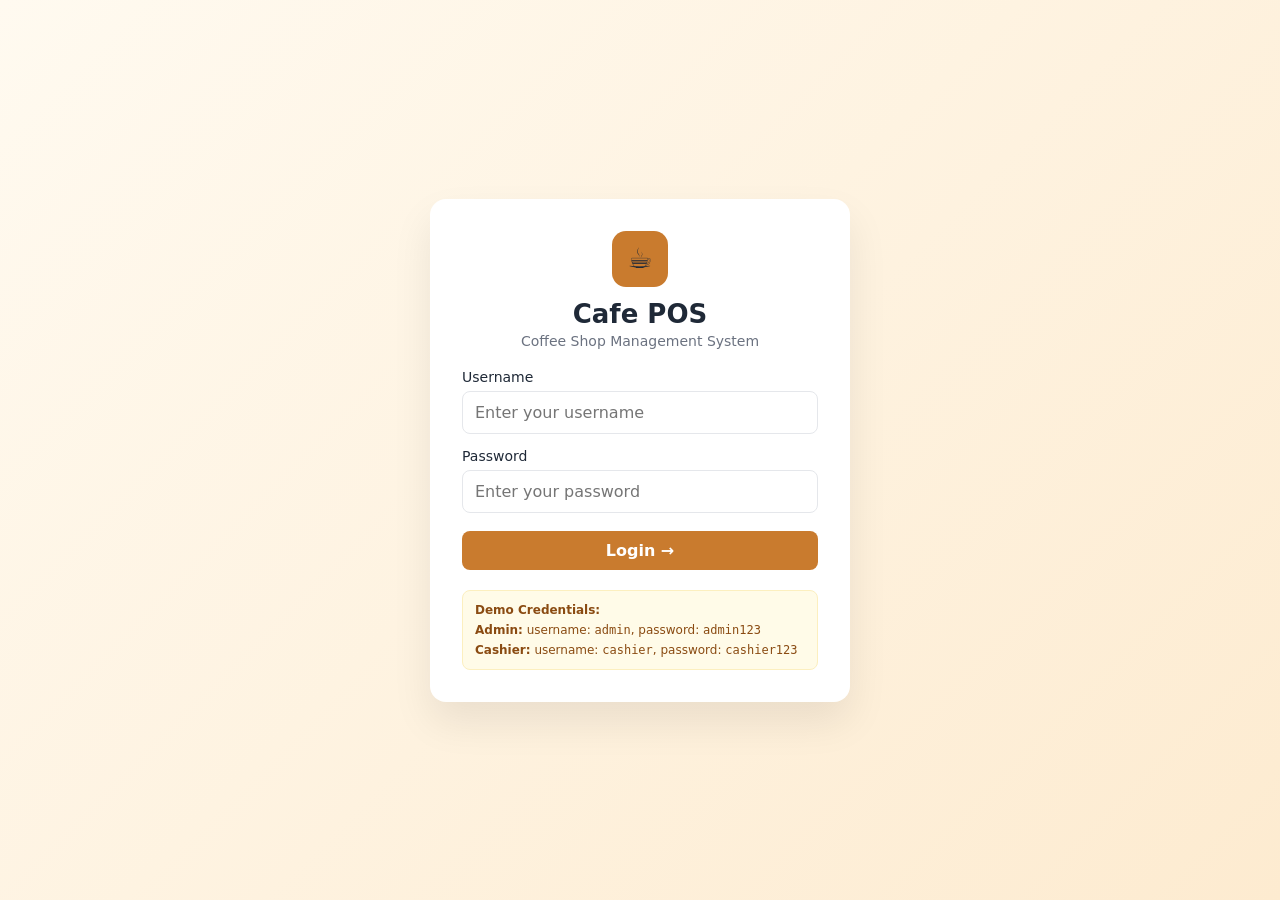
<file: static/index.html>
<!doctype html>
<html lang="en">
<head>
  <meta charset="utf-8">
  <meta name="viewport" content="width=device-width, initial-scale=1">
  <title>Cafe POS</title>
  <link rel="stylesheet" href="/static/style.css">
</head>
<body>
  <!-- Step 1: Login -->
  <main id="login-view" class="login-bg hidden">
    <form id="login-form" class="login-card" autocomplete="on">
      <div class="logo-badge">☕</div>
      <h1>Cafe POS</h1>
      <p class="muted">Coffee Shop Management System</p>
      <label for="username">Username</label>
      <input id="username" name="username" placeholder="Enter your username" required autofocus>
      <label for="password">Password</label>
      <input id="password" name="password" type="password" placeholder="Enter your password" required>
      <p id="login-error" class="error hidden"></p>
      <button class="btn btn-primary btn-block" type="submit">Login →</button>
      <div class="demo-box">
        <strong>Demo Credentials:</strong>
        <p><b>Admin:</b> username: <code>admin</code>, password: <code>admin123</code></p>
        <p><b>Cashier:</b> username: <code>cashier</code>, password: <code>cashier123</code></p>
      </div>
    </form>
  </main>

  <!-- App shell (menu depends on role) -->
  <div id="app-view" class="app hidden">
    <aside class="sidebar">
      <div class="brand">☕ Cafe POS</div>
      <nav id="nav"></nav>
      <div class="whoami">
        <small>Logged in as</small>
        <strong id="who-name"></strong>
        <span id="who-role" class="role"></span>
        <button id="logout" class="link-btn">⎋ Logout</button>
      </div>
    </aside>
    <section id="page" class="page"></section>
  </div>

  <div id="modal" class="modal hidden"></div>
  <div id="toast" class="toast hidden"></div>

  <script src="/static/vendor/chart.umd.js"></script>
  <script src="/static/app.js"></script>
</body>
</html>
</file>
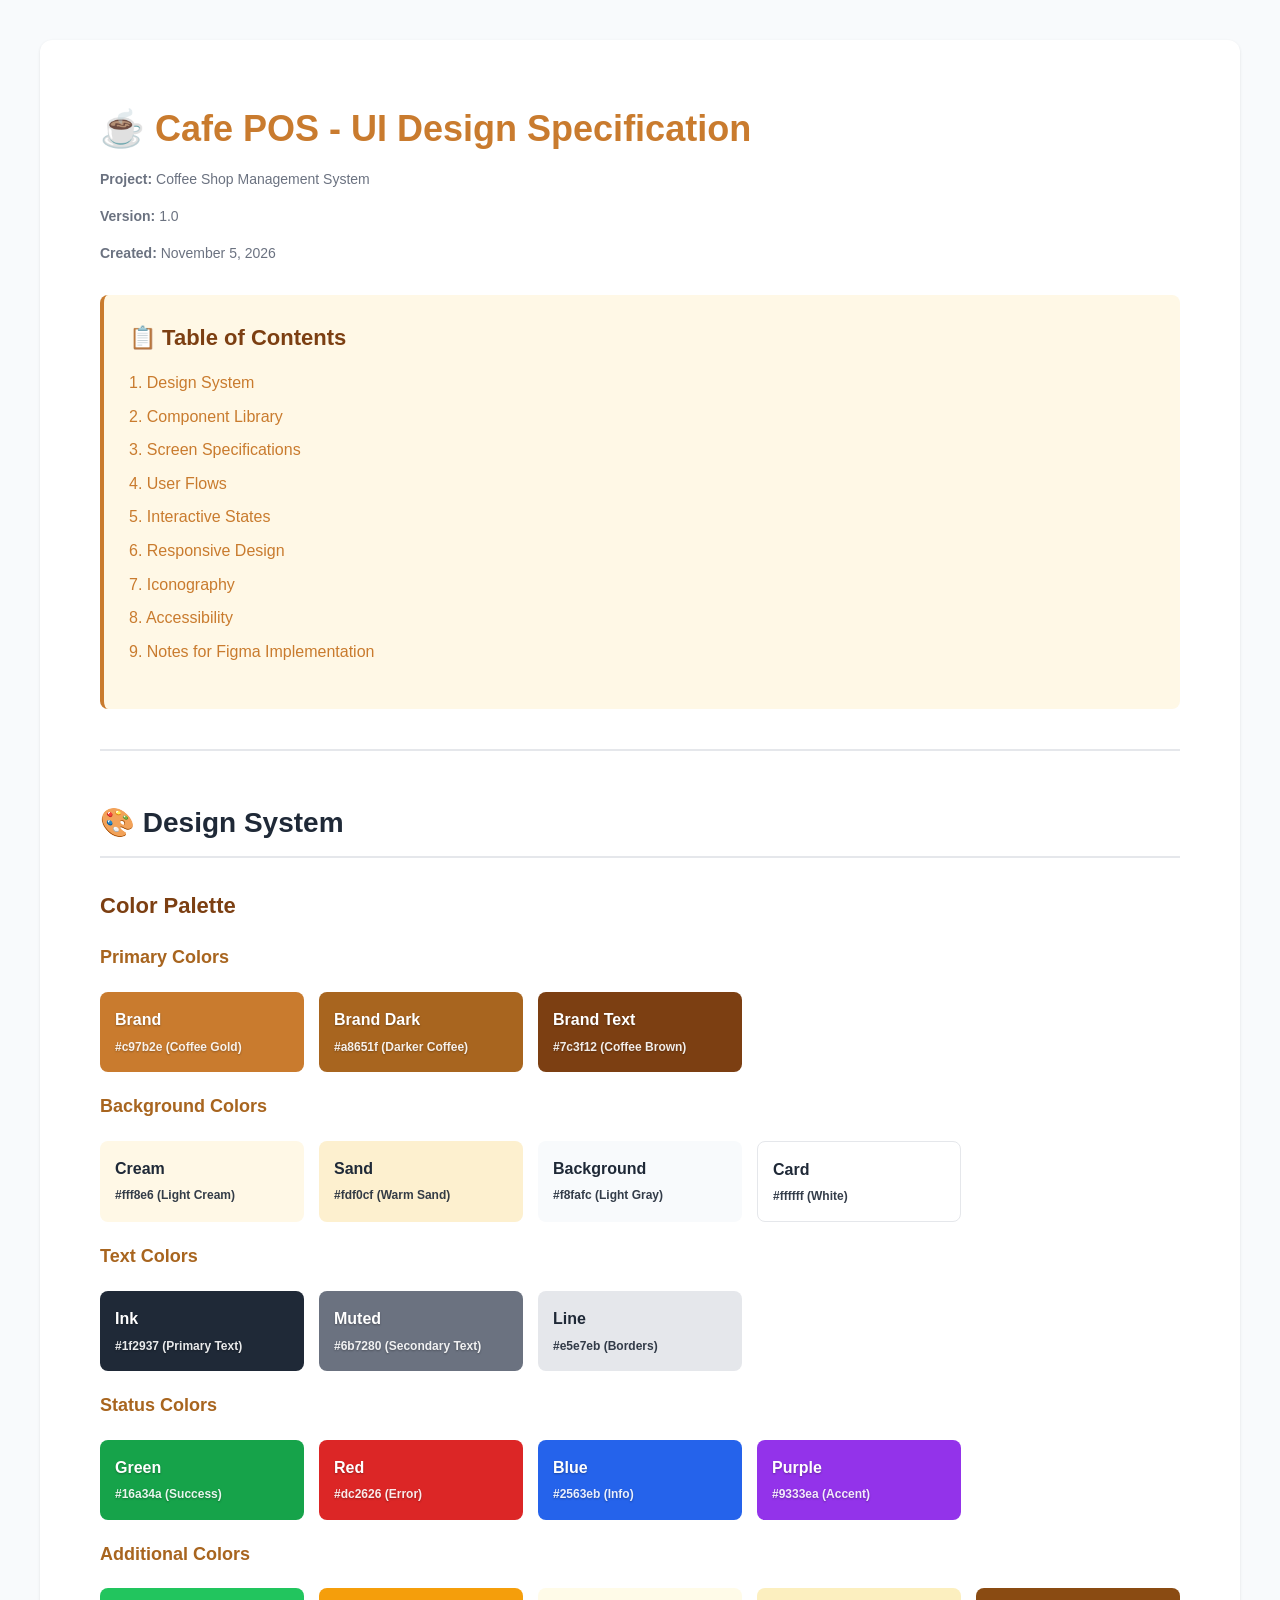
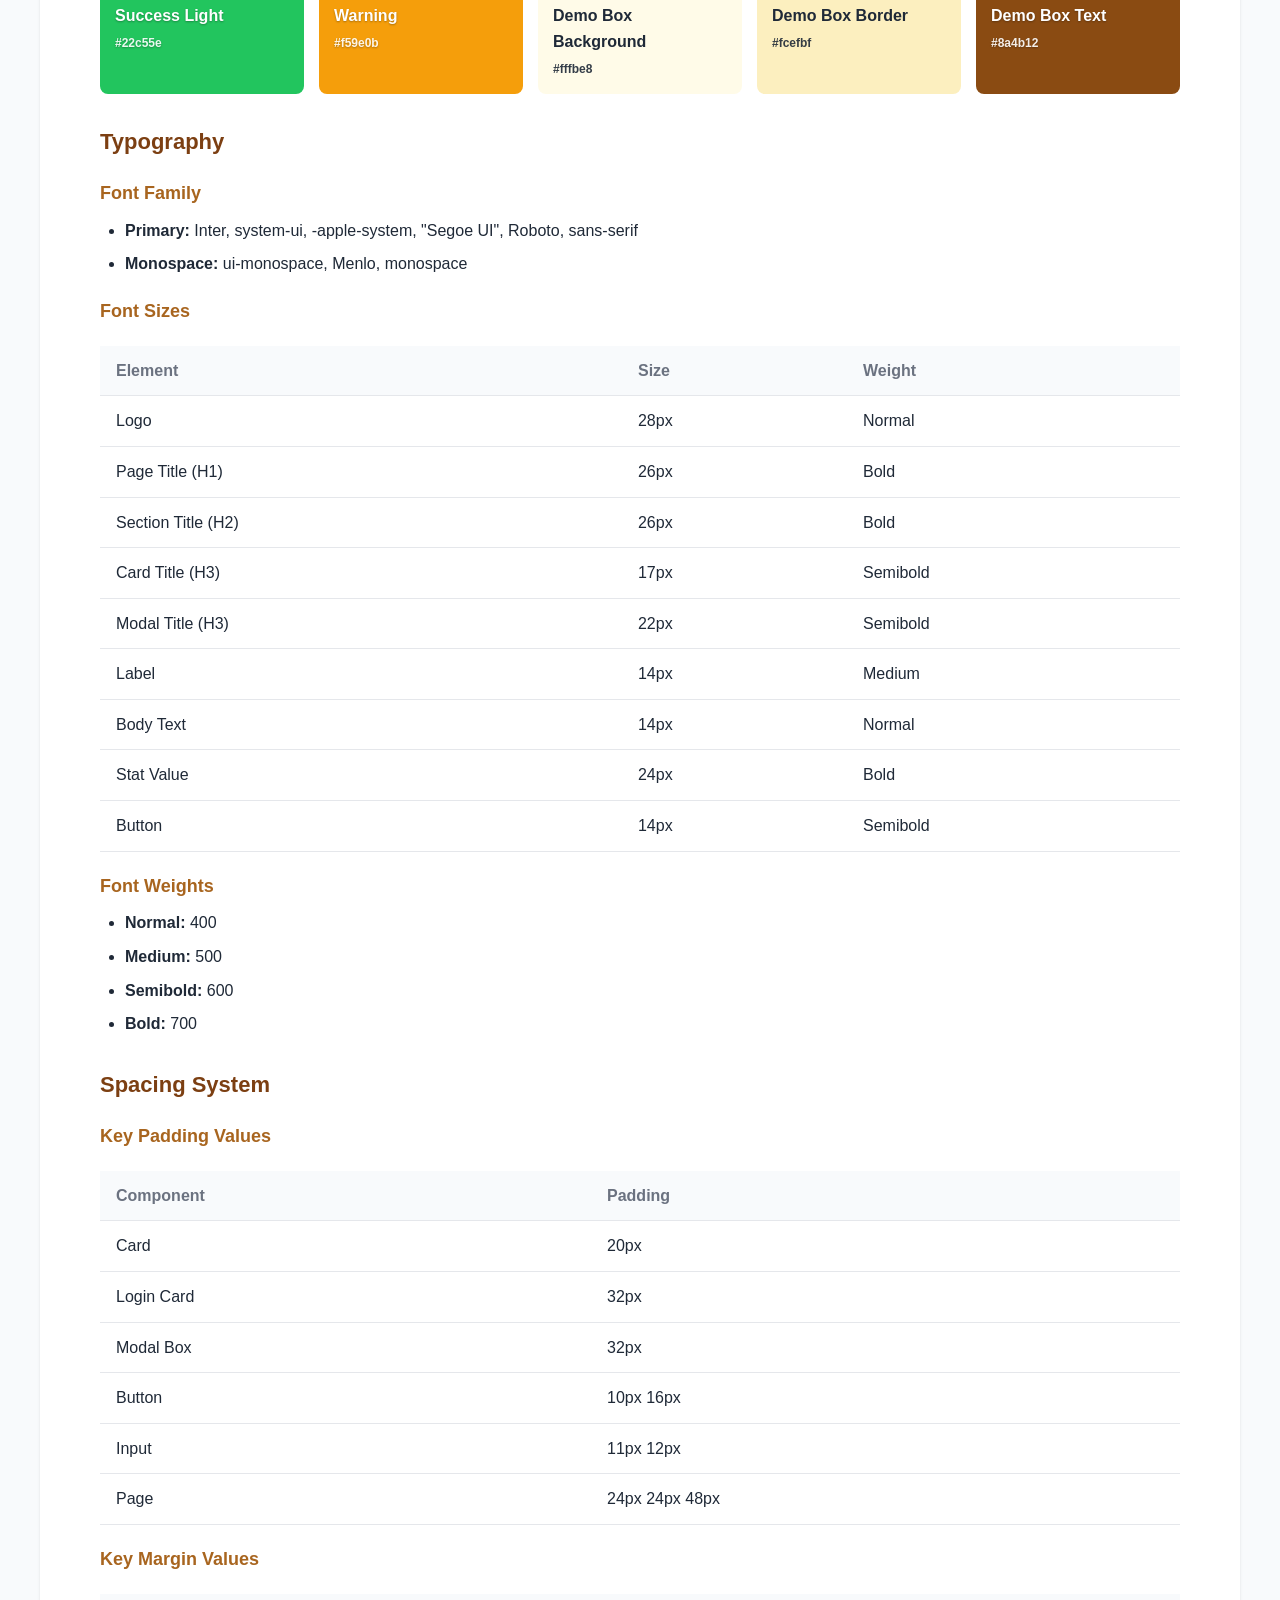
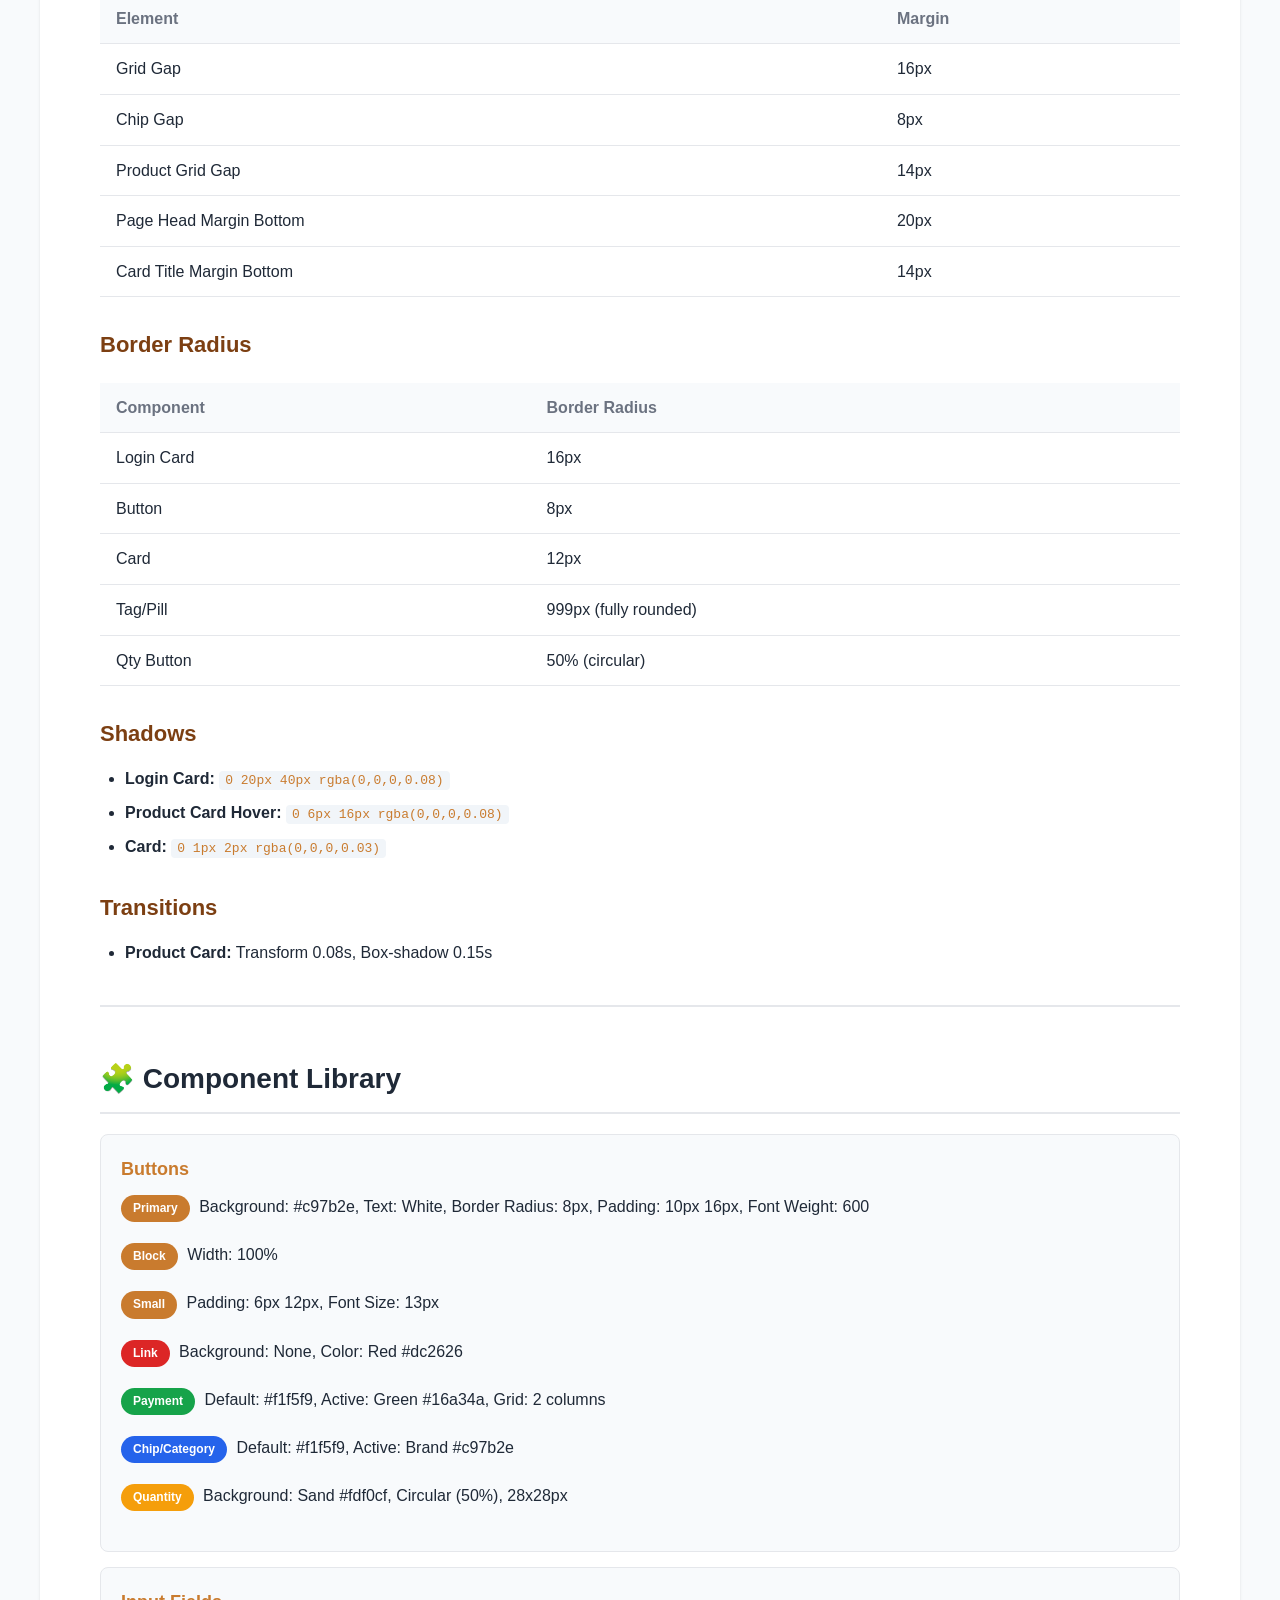
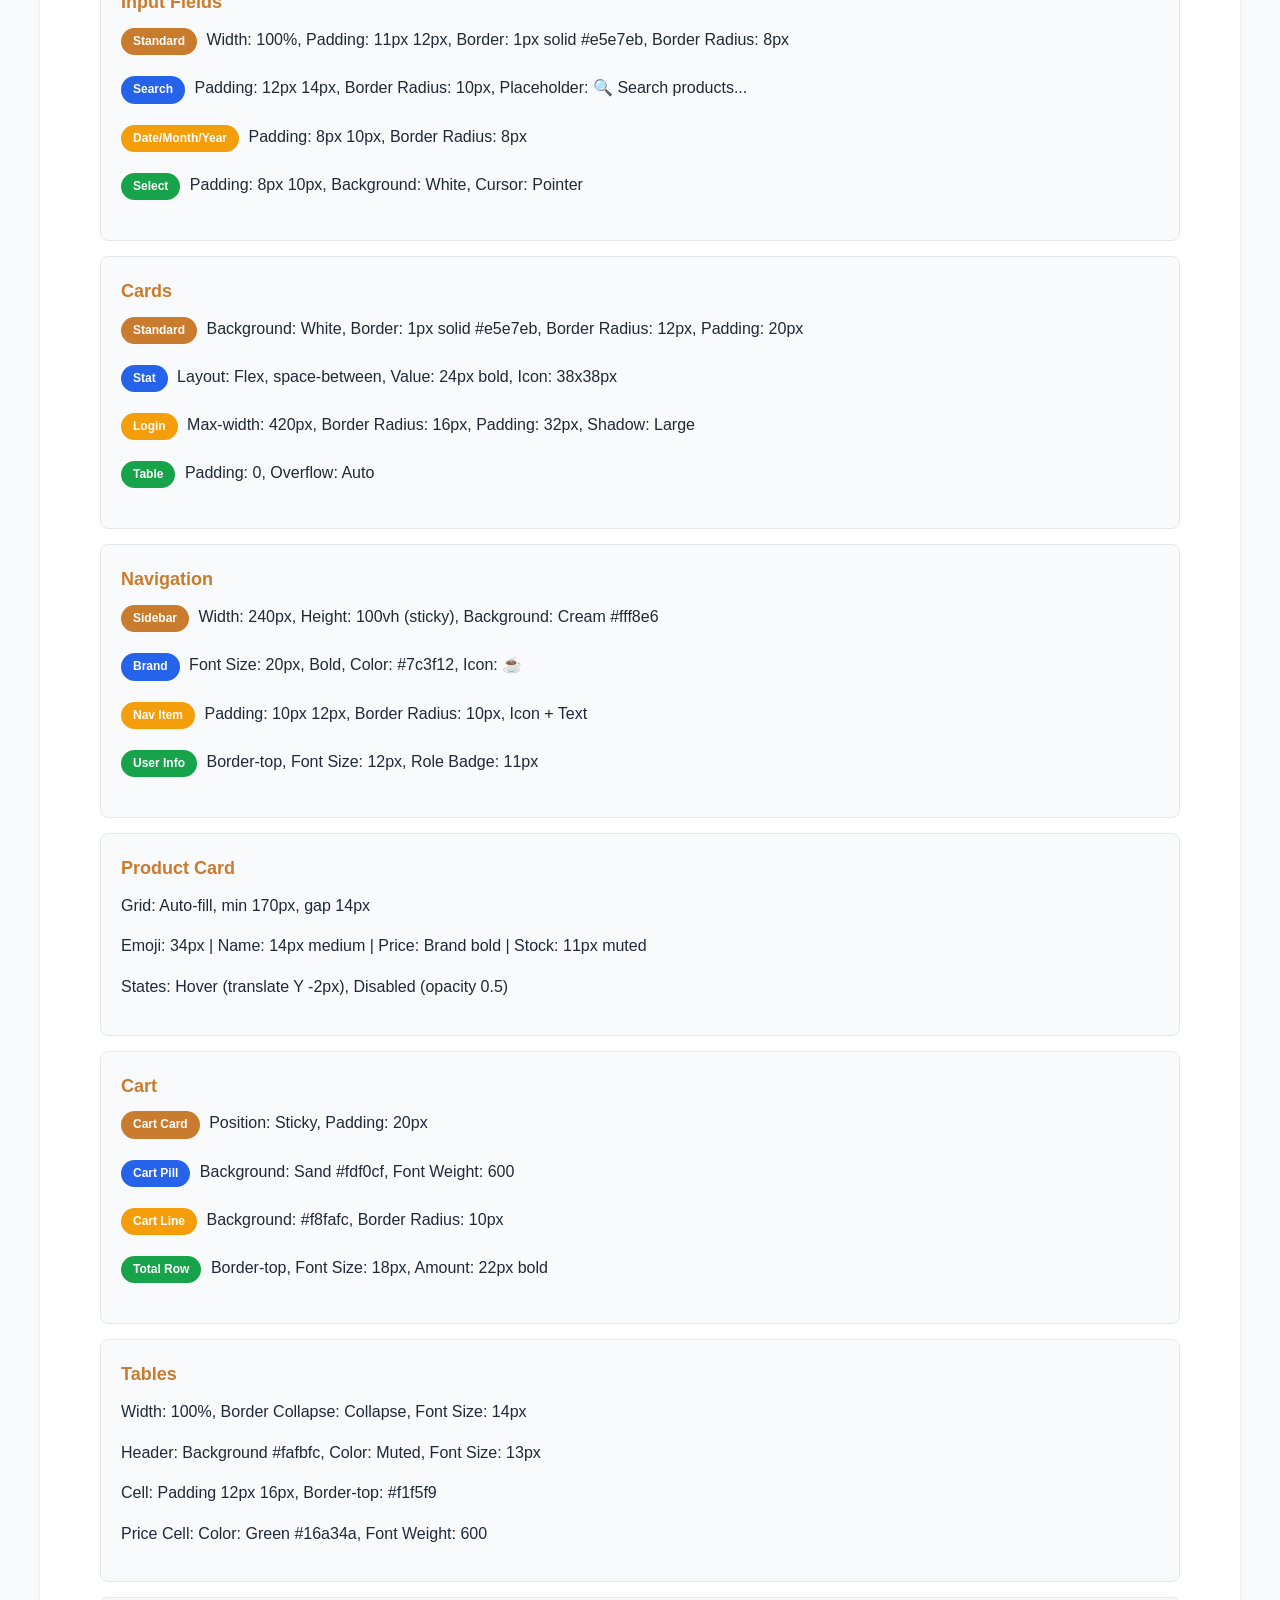
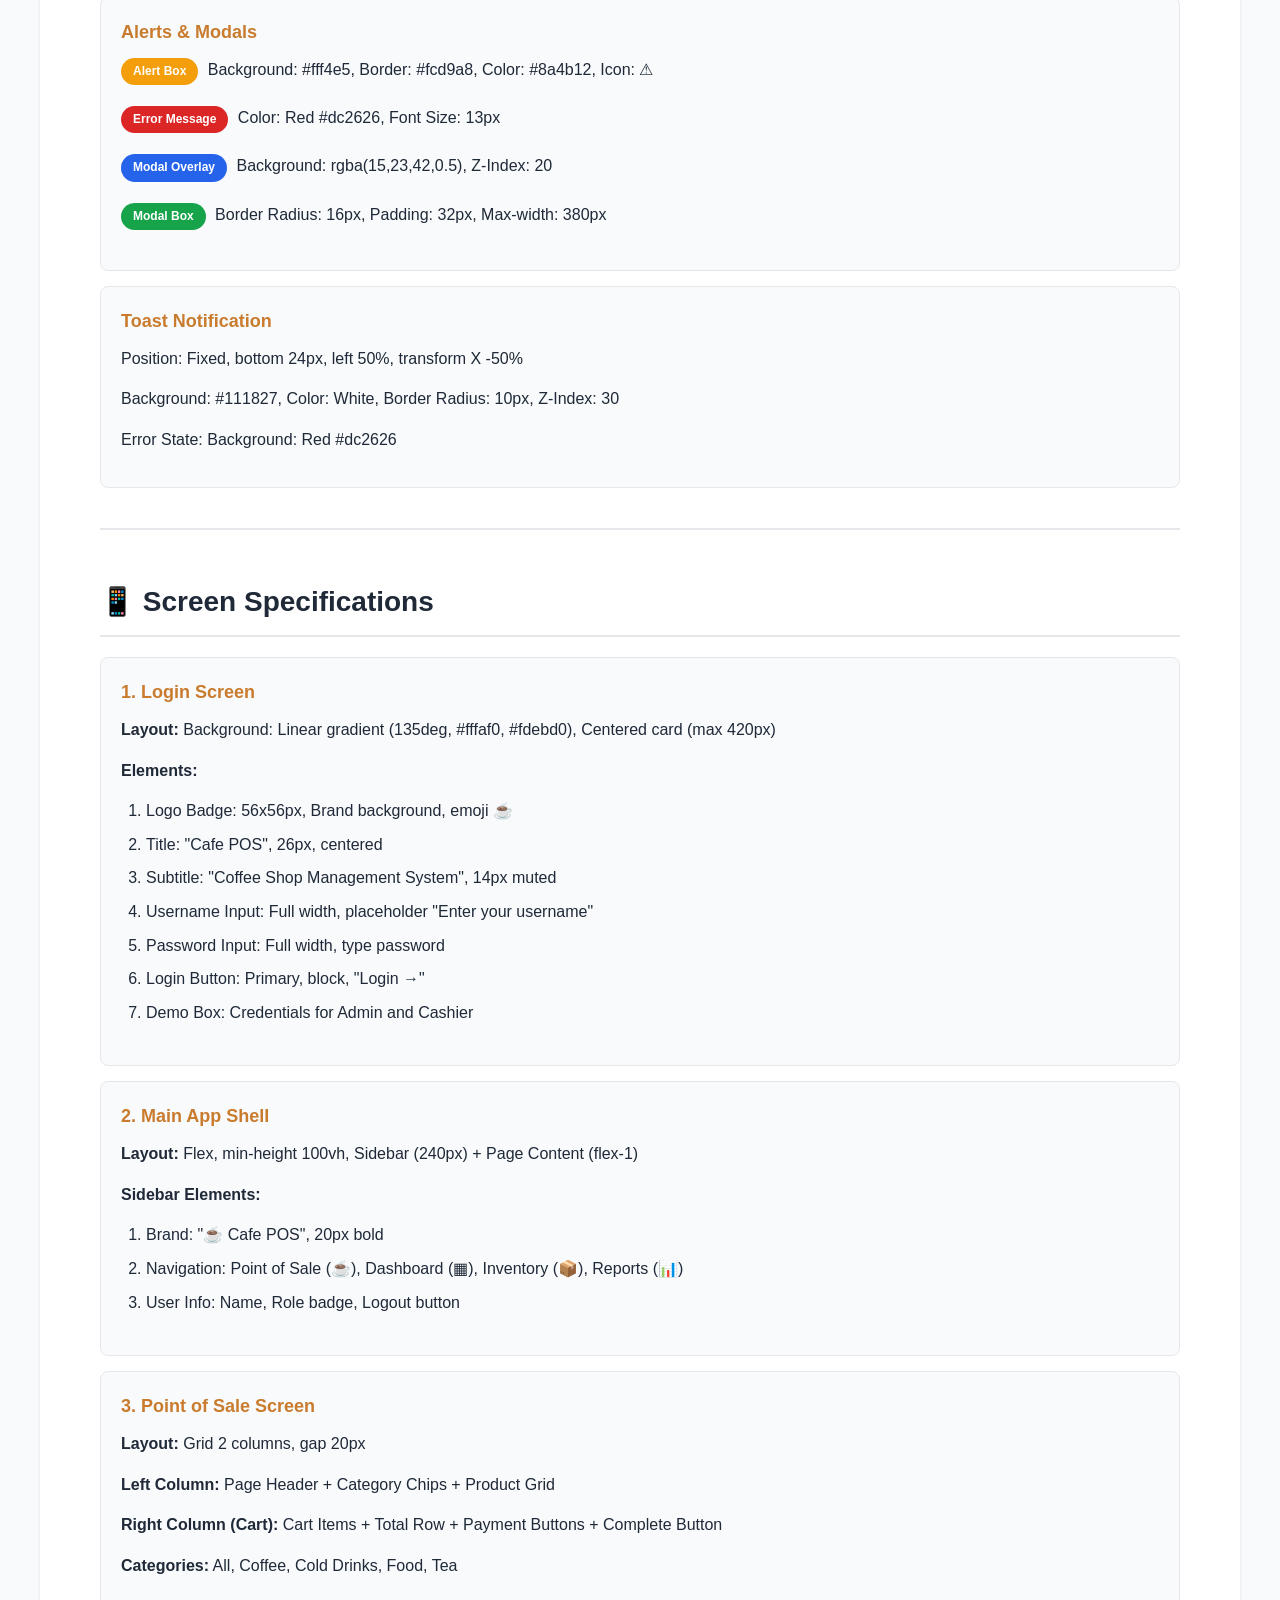
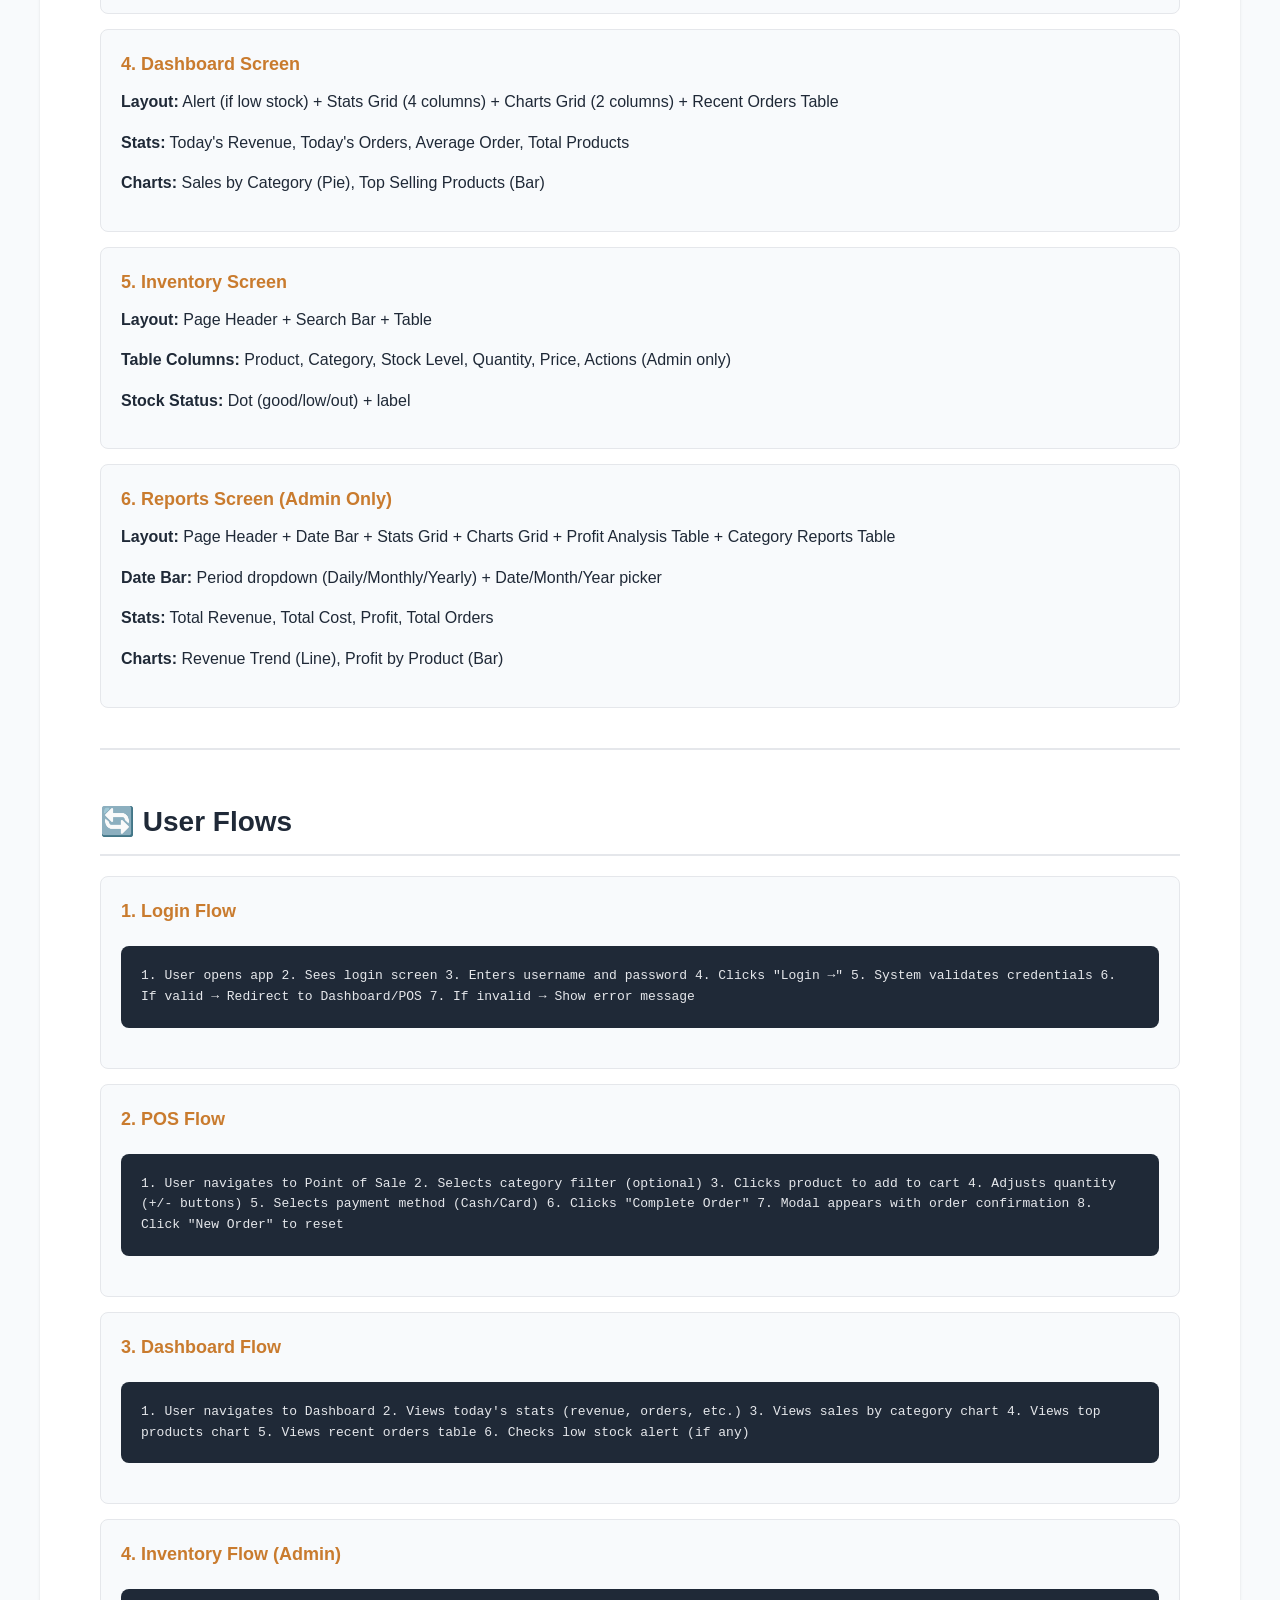
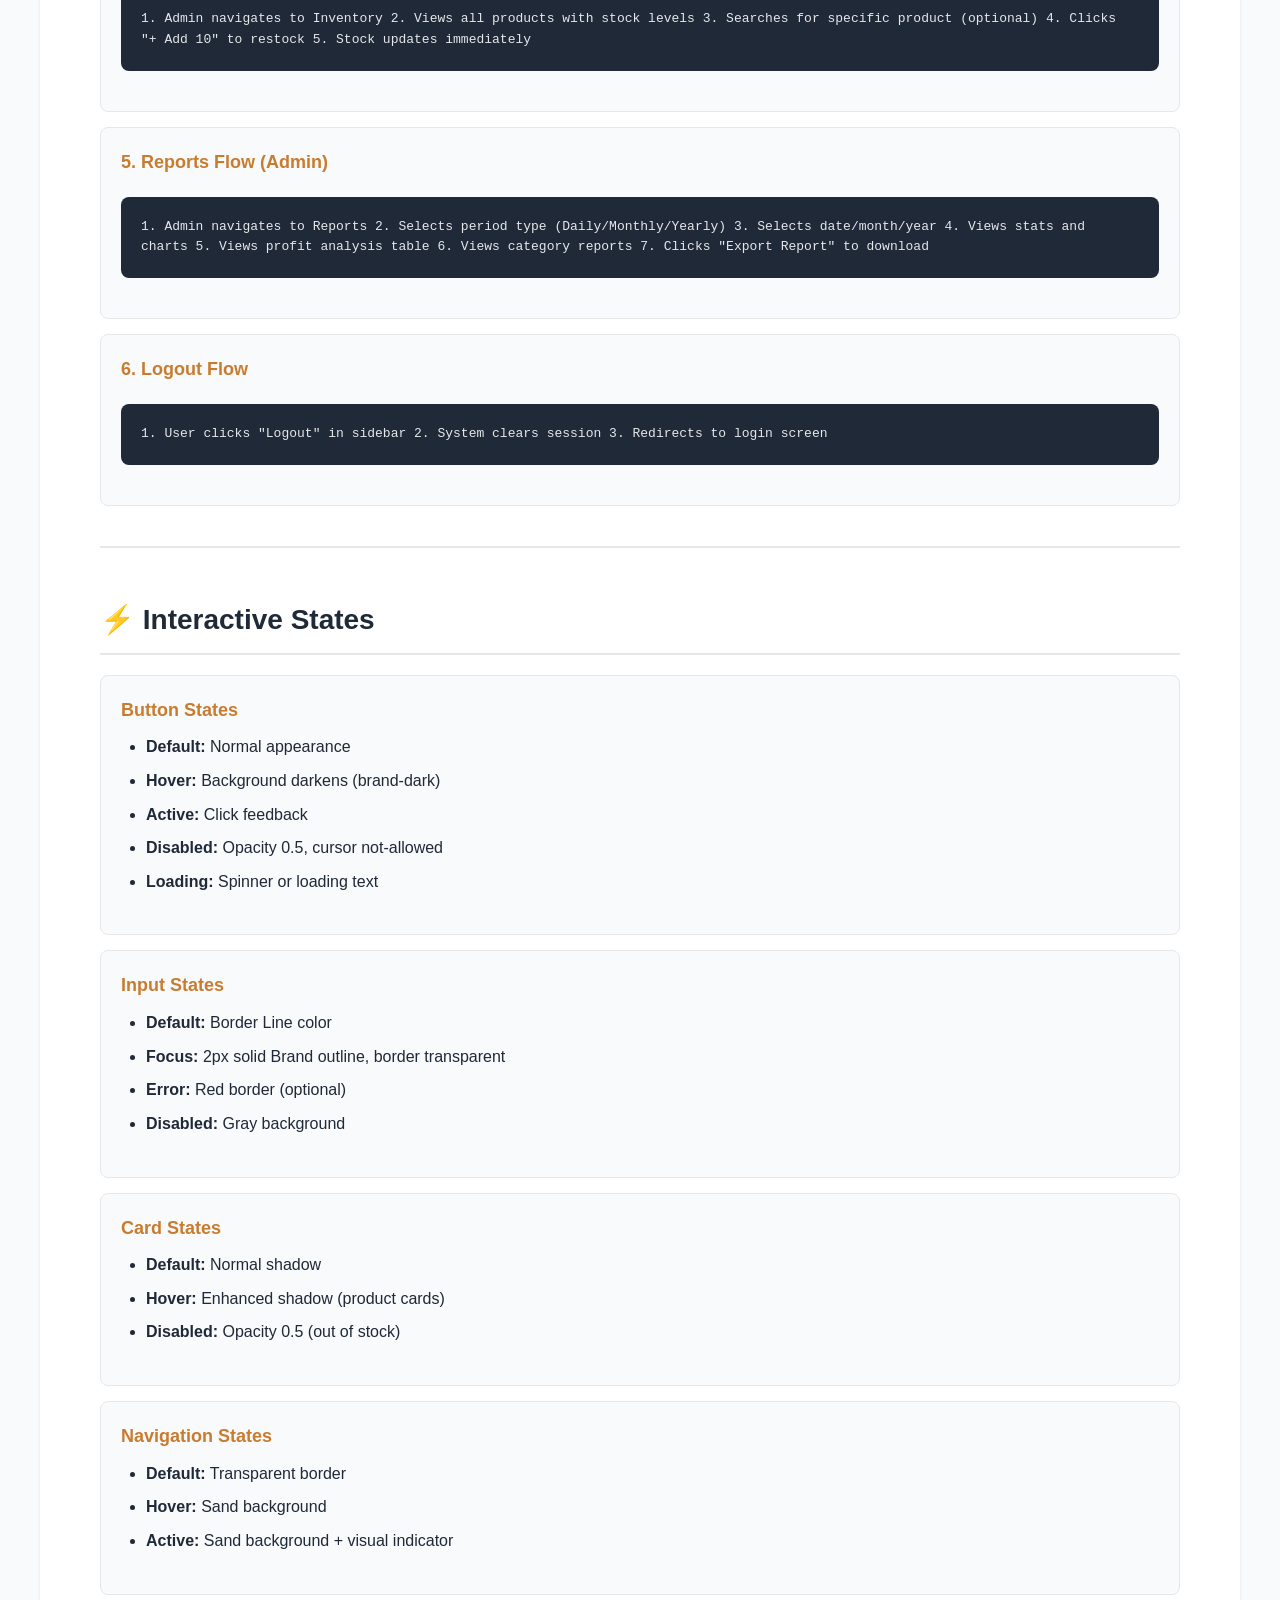
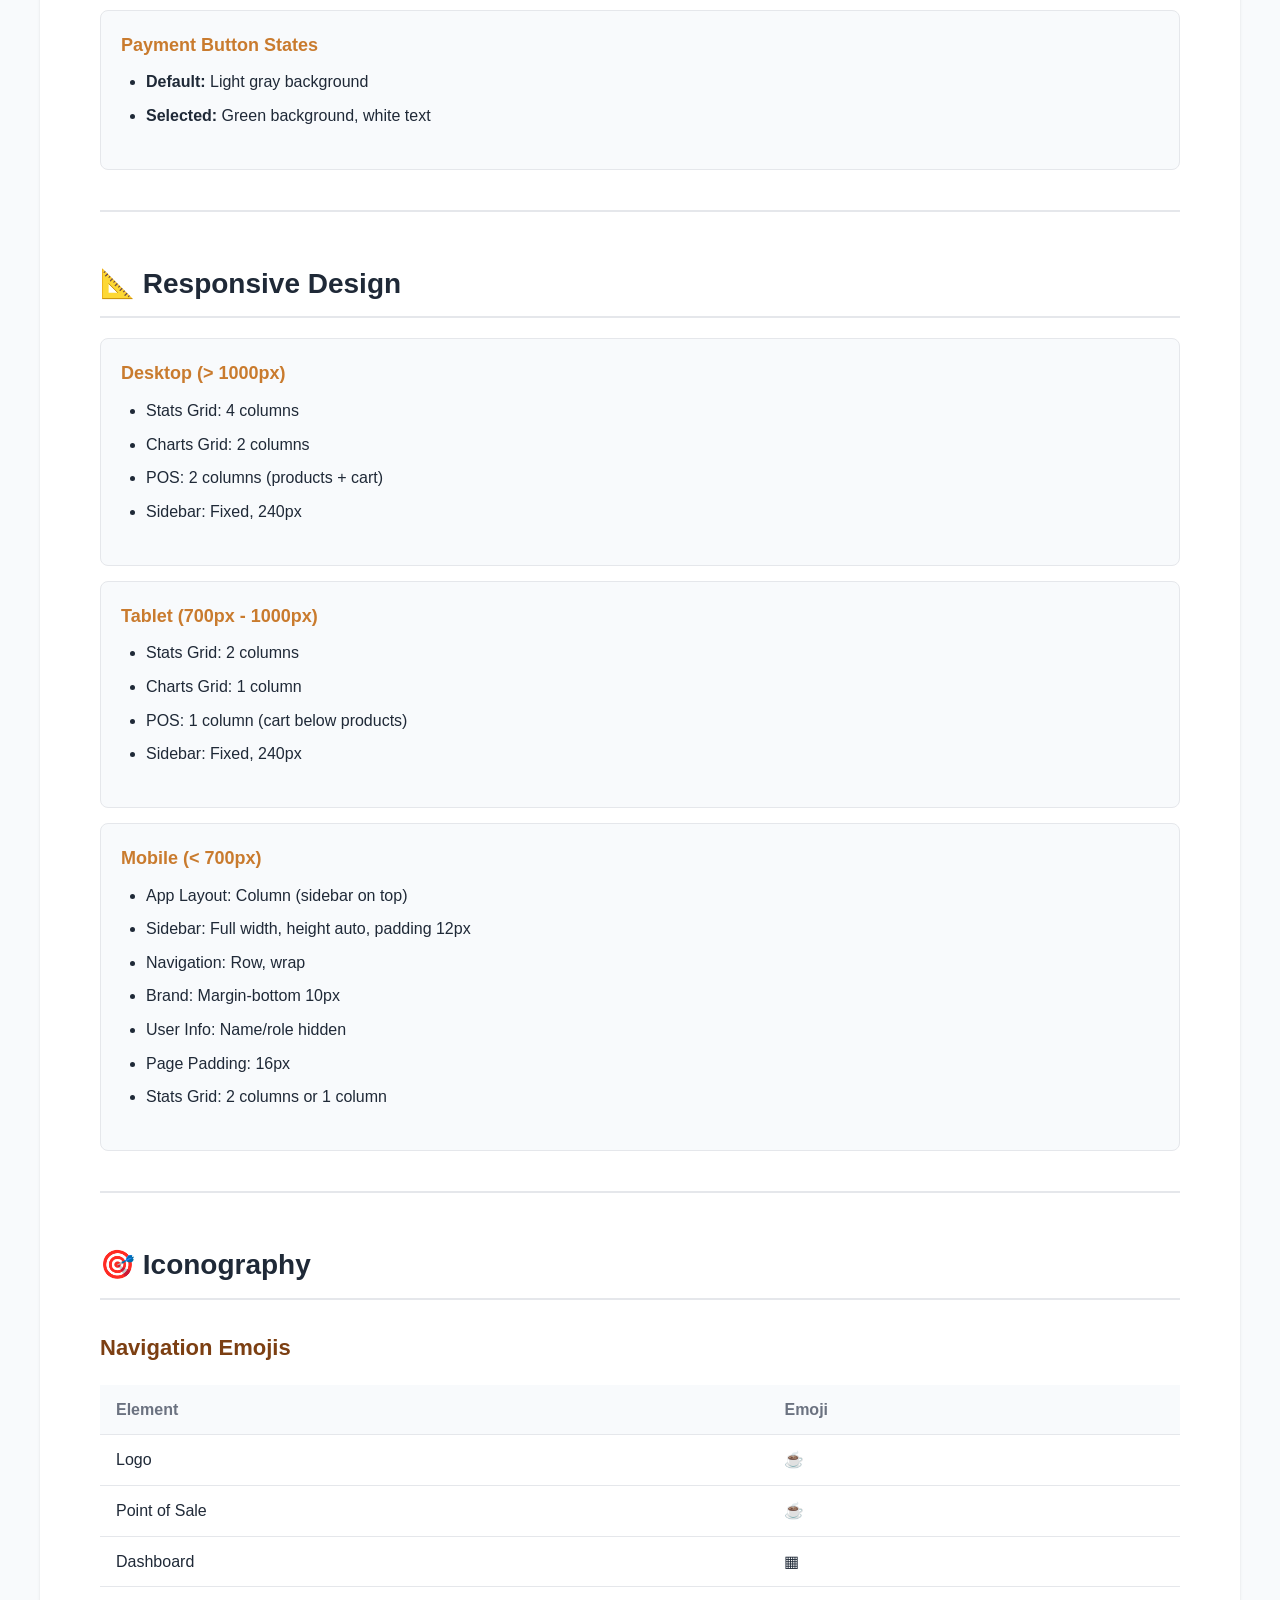
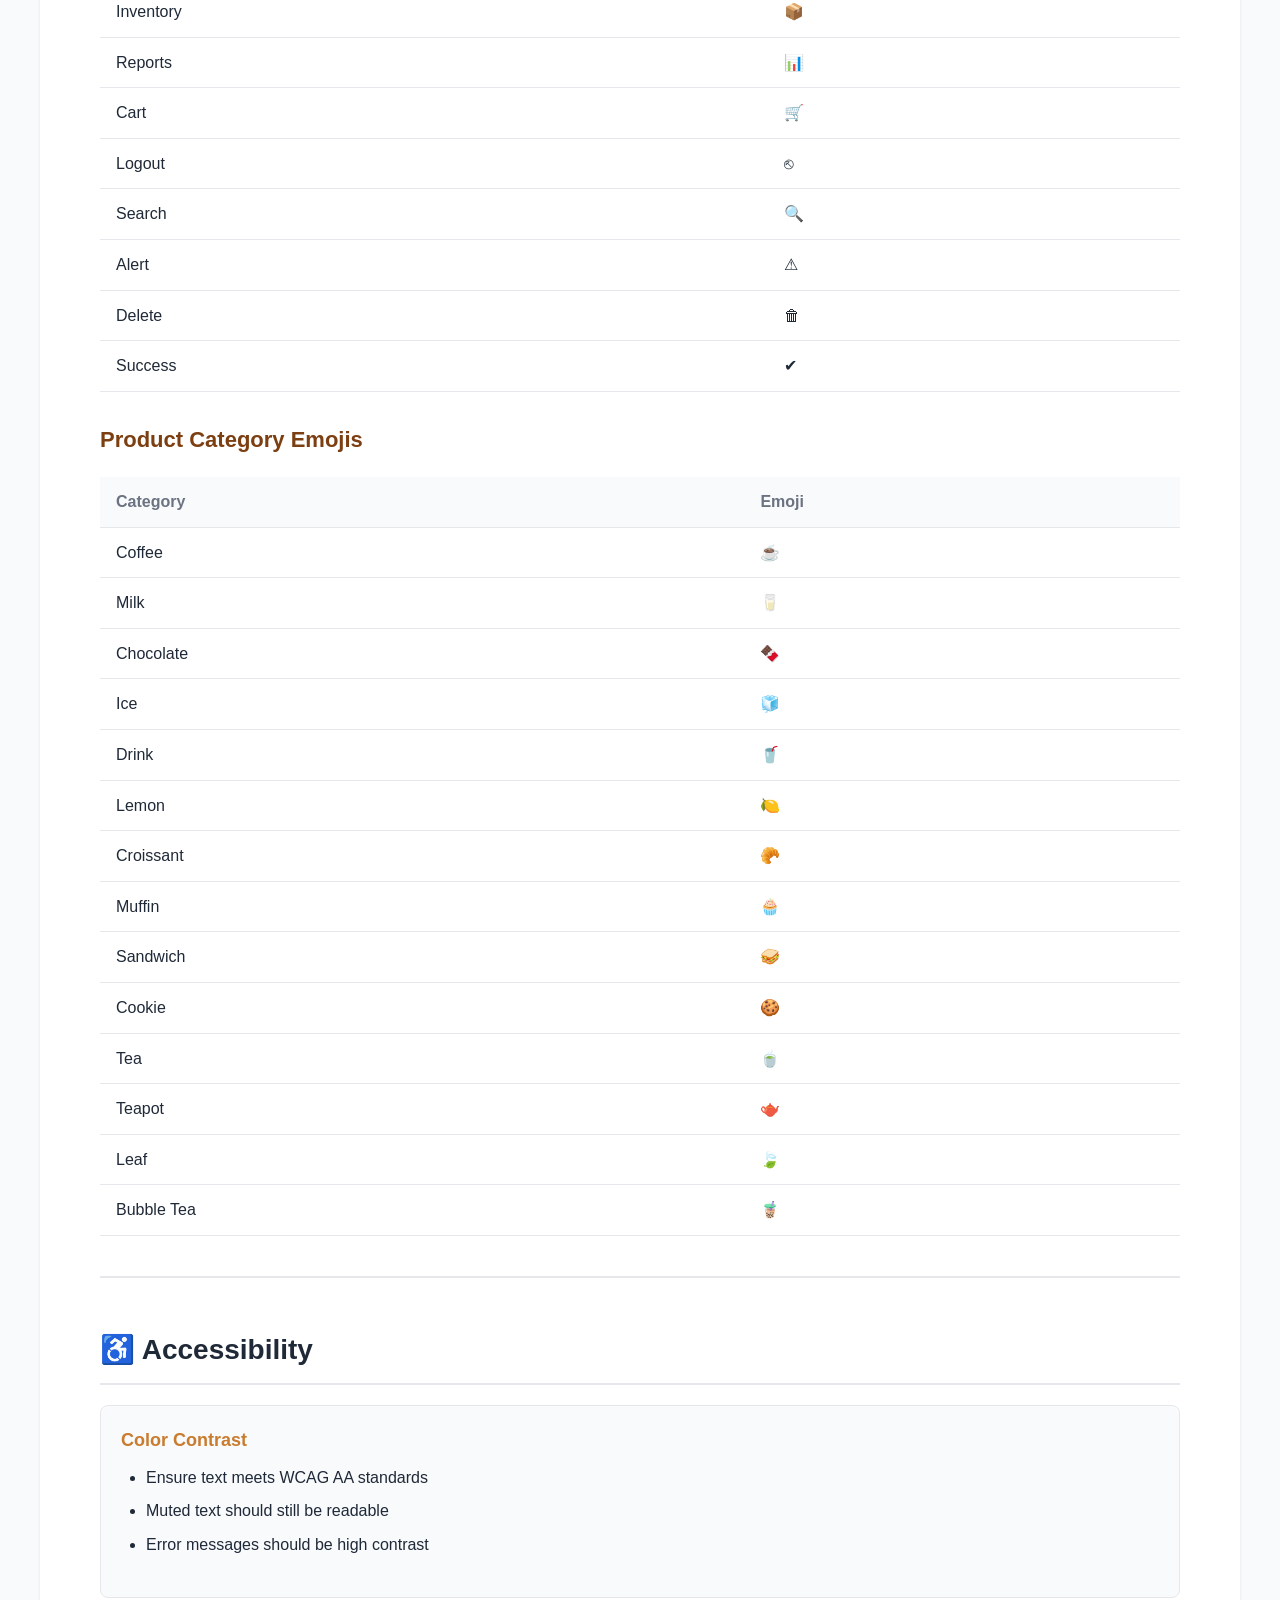
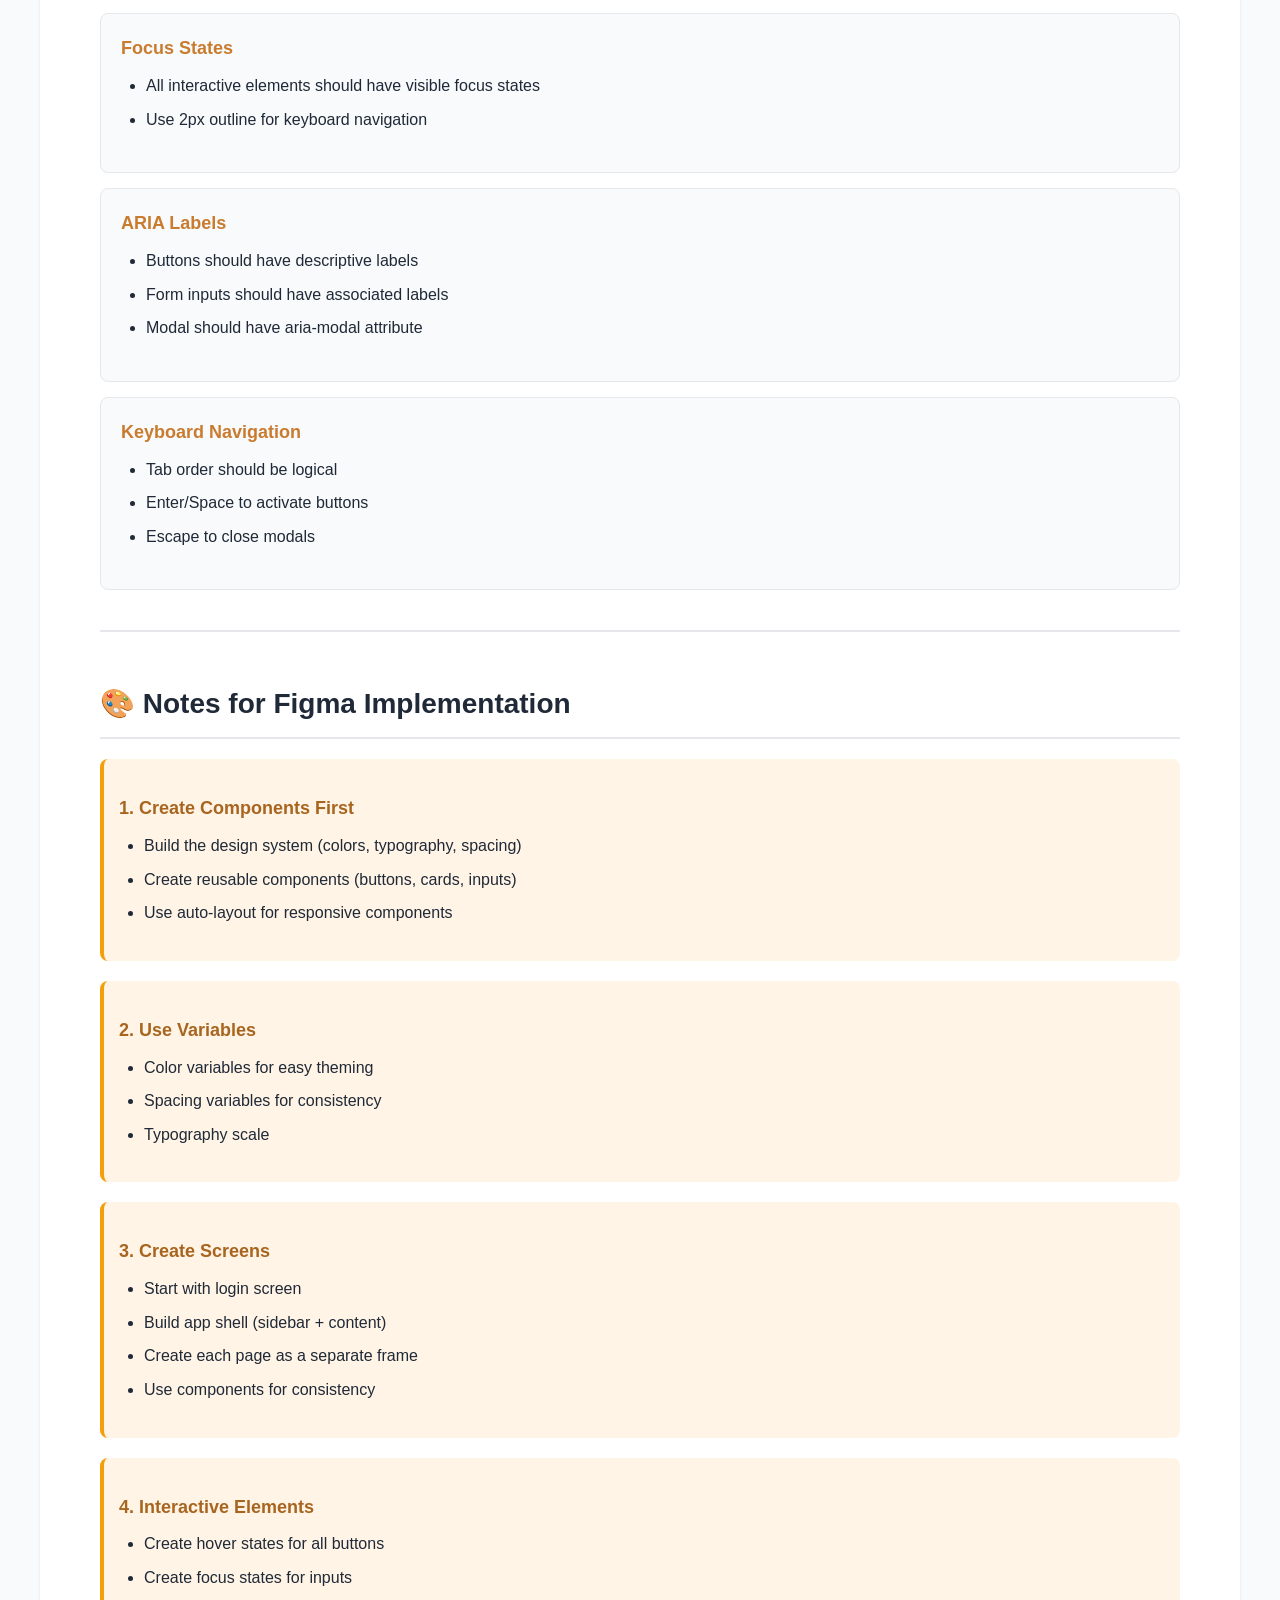
<file: UI_DESIGN_SPEC.html>
<!DOCTYPE html>
<html lang="en">
<head>
    <meta charset="UTF-8">
    <meta name="viewport" content="width=device-width, initial-scale=1.0">
    <title>Cafe POS - UI Design Specification</title>
    <style>
        * {
            margin: 0;
            padding: 0;
            box-sizing: border-box;
        }

        body {
            font-family: -apple-system, BlinkMacSystemFont, 'Segoe UI', Roboto, 'Helvetica Neue', Arial, sans-serif;
            line-height: 1.6;
            color: #1f2937;
            background: #f8fafc;
            padding: 40px 20px;
        }

        .container {
            max-width: 1200px;
            margin: 0 auto;
            background: white;
            padding: 60px;
            border-radius: 12px;
            box-shadow: 0 1px 3px rgba(0,0,0,0.1);
        }

        h1 {
            font-size: 36px;
            color: #c97b2e;
            margin-bottom: 10px;
        }

        .meta {
            color: #6b7280;
            margin-bottom: 30px;
            font-size: 14px;
        }

        h2 {
            font-size: 28px;
            color: #1f2937;
            margin-top: 50px;
            margin-bottom: 20px;
            padding-bottom: 10px;
            border-bottom: 2px solid #e5e7eb;
        }

        h3 {
            font-size: 22px;
            color: #7c3f12;
            margin-top: 30px;
            margin-bottom: 15px;
        }

        h4 {
            font-size: 18px;
            color: #a8651f;
            margin-top: 20px;
            margin-bottom: 10px;
        }

        p {
            margin-bottom: 15px;
        }

        ul, ol {
            margin-bottom: 20px;
            padding-left: 25px;
        }

        li {
            margin-bottom: 8px;
        }

        code {
            background: #f1f5f9;
            padding: 2px 6px;
            border-radius: 4px;
            font-family: 'Monaco', 'Menlo', monospace;
            font-size: 13px;
            color: #c97b2e;
        }

        pre {
            background: #1f2937;
            color: #e5e7eb;
            padding: 20px;
            border-radius: 8px;
            overflow-x: auto;
            margin: 20px 0;
        }

        pre code {
            background: none;
            color: inherit;
            padding: 0;
        }

        .color-palette {
            display: grid;
            grid-template-columns: repeat(auto-fill, minmax(200px, 1fr));
            gap: 15px;
            margin: 20px 0;
        }

        .color-swatch {
            border-radius: 8px;
            padding: 15px;
            color: white;
            font-weight: 600;
            text-shadow: 0 1px 2px rgba(0,0,0,0.3);
        }

        .color-swatch.light {
            color: #1f2937;
            text-shadow: none;
        }

        .color-info {
            font-size: 12px;
            margin-top: 5px;
            opacity: 0.9;
        }

        table {
            width: 100%;
            border-collapse: collapse;
            margin: 20px 0;
        }

        th, td {
            padding: 12px 16px;
            text-align: left;
            border-bottom: 1px solid #e5e7eb;
        }

        th {
            background: #f8fafc;
            font-weight: 600;
            color: #6b7280;
        }

        tr:hover {
            background: #f8fafc;
        }

        .toc {
            background: #fff8e6;
            padding: 25px;
            border-radius: 8px;
            margin: 30px 0;
            border-left: 4px solid #c97b2e;
        }

        .toc h3 {
            margin-top: 0;
            color: #7c3f12;
        }

        .toc ul {
            list-style: none;
            padding: 0;
        }

        .toc li {
            margin-bottom: 8px;
        }

        .toc a {
            color: #c97b2e;
            text-decoration: none;
            font-weight: 500;
        }

        .toc a:hover {
            text-decoration: underline;
        }

        .highlight {
            background: #fff4e5;
            padding: 15px;
            border-radius: 8px;
            border-left: 4px solid #f59e0b;
            margin: 20px 0;
        }

        .section {
            margin-bottom: 40px;
        }

        hr {
            border: none;
            border-top: 2px solid #e5e7eb;
            margin: 40px 0;
        }

        .component-card {
            background: #f8fafc;
            padding: 20px;
            border-radius: 8px;
            margin: 15px 0;
            border: 1px solid #e5e7eb;
        }

        .component-card h4 {
            margin-top: 0;
            color: #c97b2e;
        }

        .screen-flow {
            background: #1f2937;
            color: #e5e7eb;
            padding: 20px;
            border-radius: 8px;
            margin: 20px 0;
            font-family: 'Monaco', 'Menlo', monospace;
            font-size: 13px;
        }

        .badge {
            display: inline-block;
            padding: 4px 12px;
            border-radius: 999px;
            font-size: 12px;
            font-weight: 600;
            margin: 0 5px 5px 0;
        }

        .badge-primary { background: #c97b2e; color: white; }
        .badge-success { background: #16a34a; color: white; }
        .badge-danger { background: #dc2626; color: white; }
        .badge-info { background: #2563eb; color: white; }
        .badge-warning { background: #f59e0b; color: white; }

        @media (max-width: 768px) {
            .container {
                padding: 30px 20px;
            }
            
            h1 { font-size: 28px; }
            h2 { font-size: 24px; }
            h3 { font-size: 20px; }
        }
    </style>
</head>
<body>
    <div class="container">
        <h1>☕ Cafe POS - UI Design Specification</h1>
        <div class="meta">
            <p><strong>Project:</strong> Coffee Shop Management System</p>
            <p><strong>Version:</strong> 1.0</p>
            <p><strong>Created:</strong> November 5, 2026</p>
        </div>

        <div class="toc">
            <h3>📋 Table of Contents</h3>
            <ul>
                <li><a href="#design-system">1. Design System</a></li>
                <li><a href="#component-library">2. Component Library</a></li>
                <li><a href="#screen-specifications">3. Screen Specifications</a></li>
                <li><a href="#user-flows">4. User Flows</a></li>
                <li><a href="#interactive-states">5. Interactive States</a></li>
                <li><a href="#responsive-design">6. Responsive Design</a></li>
                <li><a href="#iconography">7. Iconography</a></li>
                <li><a href="#accessibility">8. Accessibility</a></li>
                <li><a href="#figma-implementation">9. Notes for Figma Implementation</a></li>
            </ul>
        </div>

        <hr>

        <div id="design-system" class="section">
            <h2>🎨 Design System</h2>
            
            <h3>Color Palette</h3>
            
            <h4>Primary Colors</h4>
            <div class="color-palette">
                <div class="color-swatch" style="background: #c97b2e;">
                    Brand
                    <div class="color-info">#c97b2e (Coffee Gold)</div>
                </div>
                <div class="color-swatch" style="background: #a8651f;">
                    Brand Dark
                    <div class="color-info">#a8651f (Darker Coffee)</div>
                </div>
                <div class="color-swatch" style="background: #7c3f12;">
                    Brand Text
                    <div class="color-info">#7c3f12 (Coffee Brown)</div>
                </div>
            </div>

            <h4>Background Colors</h4>
            <div class="color-palette">
                <div class="color-swatch light" style="background: #fff8e6;">
                    Cream
                    <div class="color-info">#fff8e6 (Light Cream)</div>
                </div>
                <div class="color-swatch light" style="background: #fdf0cf;">
                    Sand
                    <div class="color-info">#fdf0cf (Warm Sand)</div>
                </div>
                <div class="color-swatch light" style="background: #f8fafc;">
                    Background
                    <div class="color-info">#f8fafc (Light Gray)</div>
                </div>
                <div class="color-swatch light" style="background: #ffffff; border: 1px solid #e5e7eb;">
                    Card
                    <div class="color-info">#ffffff (White)</div>
                </div>
            </div>

            <h4>Text Colors</h4>
            <div class="color-palette">
                <div class="color-swatch" style="background: #1f2937;">
                    Ink
                    <div class="color-info">#1f2937 (Primary Text)</div>
                </div>
                <div class="color-swatch" style="background: #6b7280;">
                    Muted
                    <div class="color-info">#6b7280 (Secondary Text)</div>
                </div>
                <div class="color-swatch light" style="background: #e5e7eb;">
                    Line
                    <div class="color-info">#e5e7eb (Borders)</div>
                </div>
            </div>

            <h4>Status Colors</h4>
            <div class="color-palette">
                <div class="color-swatch" style="background: #16a34a;">
                    Green
                    <div class="color-info">#16a34a (Success)</div>
                </div>
                <div class="color-swatch" style="background: #dc2626;">
                    Red
                    <div class="color-info">#dc2626 (Error)</div>
                </div>
                <div class="color-swatch" style="background: #2563eb;">
                    Blue
                    <div class="color-info">#2563eb (Info)</div>
                </div>
                <div class="color-swatch" style="background: #9333ea;">
                    Purple
                    <div class="color-info">#9333ea (Accent)</div>
                </div>
            </div>

            <h4>Additional Colors</h4>
            <div class="color-palette">
                <div class="color-swatch" style="background: #22c55e;">
                    Success Light
                    <div class="color-info">#22c55e</div>
                </div>
                <div class="color-swatch" style="background: #f59e0b;">
                    Warning
                    <div class="color-info">#f59e0b</div>
                </div>
                <div class="color-swatch light" style="background: #fffbe8;">
                    Demo Box Background
                    <div class="color-info">#fffbe8</div>
                </div>
                <div class="color-swatch light" style="background: #fcefbf;">
                    Demo Box Border
                    <div class="color-info">#fcefbf</div>
                </div>
                <div class="color-swatch" style="background: #8a4b12;">
                    Demo Box Text
                    <div class="color-info">#8a4b12</div>
                </div>
            </div>

            <h3>Typography</h3>
            
            <h4>Font Family</h4>
            <ul>
                <li><strong>Primary:</strong> Inter, system-ui, -apple-system, "Segoe UI", Roboto, sans-serif</li>
                <li><strong>Monospace:</strong> ui-monospace, Menlo, monospace</li>
            </ul>

            <h4>Font Sizes</h4>
            <table>
                <tr>
                    <th>Element</th>
                    <th>Size</th>
                    <th>Weight</th>
                </tr>
                <tr>
                    <td>Logo</td>
                    <td>28px</td>
                    <td>Normal</td>
                </tr>
                <tr>
                    <td>Page Title (H1)</td>
                    <td>26px</td>
                    <td>Bold</td>
                </tr>
                <tr>
                    <td>Section Title (H2)</td>
                    <td>26px</td>
                    <td>Bold</td>
                </tr>
                <tr>
                    <td>Card Title (H3)</td>
                    <td>17px</td>
                    <td>Semibold</td>
                </tr>
                <tr>
                    <td>Modal Title (H3)</td>
                    <td>22px</td>
                    <td>Semibold</td>
                </tr>
                <tr>
                    <td>Label</td>
                    <td>14px</td>
                    <td>Medium</td>
                </tr>
                <tr>
                    <td>Body Text</td>
                    <td>14px</td>
                    <td>Normal</td>
                </tr>
                <tr>
                    <td>Stat Value</td>
                    <td>24px</td>
                    <td>Bold</td>
                </tr>
                <tr>
                    <td>Button</td>
                    <td>14px</td>
                    <td>Semibold</td>
                </tr>
            </table>

            <h4>Font Weights</h4>
            <ul>
                <li><strong>Normal:</strong> 400</li>
                <li><strong>Medium:</strong> 500</li>
                <li><strong>Semibold:</strong> 600</li>
                <li><strong>Bold:</strong> 700</li>
            </ul>

            <h3>Spacing System</h3>
            
            <h4>Key Padding Values</h4>
            <table>
                <tr>
                    <th>Component</th>
                    <th>Padding</th>
                </tr>
                <tr>
                    <td>Card</td>
                    <td>20px</td>
                </tr>
                <tr>
                    <td>Login Card</td>
                    <td>32px</td>
                </tr>
                <tr>
                    <td>Modal Box</td>
                    <td>32px</td>
                </tr>
                <tr>
                    <td>Button</td>
                    <td>10px 16px</td>
                </tr>
                <tr>
                    <td>Input</td>
                    <td>11px 12px</td>
                </tr>
                <tr>
                    <td>Page</td>
                    <td>24px 24px 48px</td>
                </tr>
            </table>

            <h4>Key Margin Values</h4>
            <table>
                <tr>
                    <th>Element</th>
                    <th>Margin</th>
                </tr>
                <tr>
                    <td>Grid Gap</td>
                    <td>16px</td>
                </tr>
                <tr>
                    <td>Chip Gap</td>
                    <td>8px</td>
                </tr>
                <tr>
                    <td>Product Grid Gap</td>
                    <td>14px</td>
                </tr>
                <tr>
                    <td>Page Head Margin Bottom</td>
                    <td>20px</td>
                </tr>
                <tr>
                    <td>Card Title Margin Bottom</td>
                    <td>14px</td>
                </tr>
            </table>

            <h3>Border Radius</h3>
            <table>
                <tr>
                    <th>Component</th>
                    <th>Border Radius</th>
                </tr>
                <tr>
                    <td>Login Card</td>
                    <td>16px</td>
                </tr>
                <tr>
                    <td>Button</td>
                    <td>8px</td>
                </tr>
                <tr>
                    <td>Card</td>
                    <td>12px</td>
                </tr>
                <tr>
                    <td>Tag/Pill</td>
                    <td>999px (fully rounded)</td>
                </tr>
                <tr>
                    <td>Qty Button</td>
                    <td>50% (circular)</td>
                </tr>
            </table>

            <h3>Shadows</h3>
            <ul>
                <li><strong>Login Card:</strong> <code>0 20px 40px rgba(0,0,0,0.08)</code></li>
                <li><strong>Product Card Hover:</strong> <code>0 6px 16px rgba(0,0,0,0.08)</code></li>
                <li><strong>Card:</strong> <code>0 1px 2px rgba(0,0,0,0.03)</code></li>
            </ul>

            <h3>Transitions</h3>
            <ul>
                <li><strong>Product Card:</strong> Transform 0.08s, Box-shadow 0.15s</li>
            </ul>
        </div>

        <hr>

        <div id="component-library" class="section">
            <h2>🧩 Component Library</h2>

            <div class="component-card">
                <h4>Buttons</h4>
                <p><span class="badge badge-primary">Primary</span> Background: #c97b2e, Text: White, Border Radius: 8px, Padding: 10px 16px, Font Weight: 600</p>
                <p><span class="badge badge-primary">Block</span> Width: 100%</p>
                <p><span class="badge badge-primary">Small</span> Padding: 6px 12px, Font Size: 13px</p>
                <p><span class="badge badge-danger">Link</span> Background: None, Color: Red #dc2626</p>
                <p><span class="badge badge-success">Payment</span> Default: #f1f5f9, Active: Green #16a34a, Grid: 2 columns</p>
                <p><span class="badge badge-info">Chip/Category</span> Default: #f1f5f9, Active: Brand #c97b2e</p>
                <p><span class="badge badge-warning">Quantity</span> Background: Sand #fdf0cf, Circular (50%), 28x28px</p>
            </div>

            <div class="component-card">
                <h4>Input Fields</h4>
                <p><span class="badge badge-primary">Standard</span> Width: 100%, Padding: 11px 12px, Border: 1px solid #e5e7eb, Border Radius: 8px</p>
                <p><span class="badge badge-info">Search</span> Padding: 12px 14px, Border Radius: 10px, Placeholder: 🔍 Search products...</p>
                <p><span class="badge badge-warning">Date/Month/Year</span> Padding: 8px 10px, Border Radius: 8px</p>
                <p><span class="badge badge-success">Select</span> Padding: 8px 10px, Background: White, Cursor: Pointer</p>
            </div>

            <div class="component-card">
                <h4>Cards</h4>
                <p><span class="badge badge-primary">Standard</span> Background: White, Border: 1px solid #e5e7eb, Border Radius: 12px, Padding: 20px</p>
                <p><span class="badge badge-info">Stat</span> Layout: Flex, space-between, Value: 24px bold, Icon: 38x38px</p>
                <p><span class="badge badge-warning">Login</span> Max-width: 420px, Border Radius: 16px, Padding: 32px, Shadow: Large</p>
                <p><span class="badge badge-success">Table</span> Padding: 0, Overflow: Auto</p>
            </div>

            <div class="component-card">
                <h4>Navigation</h4>
                <p><span class="badge badge-primary">Sidebar</span> Width: 240px, Height: 100vh (sticky), Background: Cream #fff8e6</p>
                <p><span class="badge badge-info">Brand</span> Font Size: 20px, Bold, Color: #7c3f12, Icon: ☕</p>
                <p><span class="badge badge-warning">Nav Item</span> Padding: 10px 12px, Border Radius: 10px, Icon + Text</p>
                <p><span class="badge badge-success">User Info</span> Border-top, Font Size: 12px, Role Badge: 11px</p>
            </div>

            <div class="component-card">
                <h4>Product Card</h4>
                <p>Grid: Auto-fill, min 170px, gap 14px</p>
                <p>Emoji: 34px | Name: 14px medium | Price: Brand bold | Stock: 11px muted</p>
                <p>States: Hover (translate Y -2px), Disabled (opacity 0.5)</p>
            </div>

            <div class="component-card">
                <h4>Cart</h4>
                <p><span class="badge badge-primary">Cart Card</span> Position: Sticky, Padding: 20px</p>
                <p><span class="badge badge-info">Cart Pill</span> Background: Sand #fdf0cf, Font Weight: 600</p>
                <p><span class="badge badge-warning">Cart Line</span> Background: #f8fafc, Border Radius: 10px</p>
                <p><span class="badge badge-success">Total Row</span> Border-top, Font Size: 18px, Amount: 22px bold</p>
            </div>

            <div class="component-card">
                <h4>Tables</h4>
                <p>Width: 100%, Border Collapse: Collapse, Font Size: 14px</p>
                <p>Header: Background #fafbfc, Color: Muted, Font Size: 13px</p>
                <p>Cell: Padding 12px 16px, Border-top: #f1f5f9</p>
                <p>Price Cell: Color: Green #16a34a, Font Weight: 600</p>
            </div>

            <div class="component-card">
                <h4>Alerts & Modals</h4>
                <p><span class="badge badge-warning">Alert Box</span> Background: #fff4e5, Border: #fcd9a8, Color: #8a4b12, Icon: ⚠</p>
                <p><span class="badge badge-danger">Error Message</span> Color: Red #dc2626, Font Size: 13px</p>
                <p><span class="badge badge-info">Modal Overlay</span> Background: rgba(15,23,42,0.5), Z-Index: 20</p>
                <p><span class="badge badge-success">Modal Box</span> Border Radius: 16px, Padding: 32px, Max-width: 380px</p>
            </div>

            <div class="component-card">
                <h4>Toast Notification</h4>
                <p>Position: Fixed, bottom 24px, left 50%, transform X -50%</p>
                <p>Background: #111827, Color: White, Border Radius: 10px, Z-Index: 30</p>
                <p>Error State: Background: Red #dc2626</p>
            </div>
        </div>

        <hr>

        <div id="screen-specifications" class="section">
            <h2>📱 Screen Specifications</h2>

            <div class="component-card">
                <h4>1. Login Screen</h4>
                <p><strong>Layout:</strong> Background: Linear gradient (135deg, #fffaf0, #fdebd0), Centered card (max 420px)</p>
                <p><strong>Elements:</strong></p>
                <ol>
                    <li>Logo Badge: 56x56px, Brand background, emoji ☕</li>
                    <li>Title: "Cafe POS", 26px, centered</li>
                    <li>Subtitle: "Coffee Shop Management System", 14px muted</li>
                    <li>Username Input: Full width, placeholder "Enter your username"</li>
                    <li>Password Input: Full width, type password</li>
                    <li>Login Button: Primary, block, "Login →"</li>
                    <li>Demo Box: Credentials for Admin and Cashier</li>
                </ol>
            </div>

            <div class="component-card">
                <h4>2. Main App Shell</h4>
                <p><strong>Layout:</strong> Flex, min-height 100vh, Sidebar (240px) + Page Content (flex-1)</p>
                <p><strong>Sidebar Elements:</strong></p>
                <ol>
                    <li>Brand: "☕ Cafe POS", 20px bold</li>
                    <li>Navigation: Point of Sale (☕), Dashboard (▦), Inventory (📦), Reports (📊)</li>
                    <li>User Info: Name, Role badge, Logout button</li>
                </ol>
            </div>

            <div class="component-card">
                <h4>3. Point of Sale Screen</h4>
                <p><strong>Layout:</strong> Grid 2 columns, gap 20px</p>
                <p><strong>Left Column:</strong> Page Header + Category Chips + Product Grid</p>
                <p><strong>Right Column (Cart):</strong> Cart Items + Total Row + Payment Buttons + Complete Button</p>
                <p><strong>Categories:</strong> All, Coffee, Cold Drinks, Food, Tea</p>
            </div>

            <div class="component-card">
                <h4>4. Dashboard Screen</h4>
                <p><strong>Layout:</strong> Alert (if low stock) + Stats Grid (4 columns) + Charts Grid (2 columns) + Recent Orders Table</p>
                <p><strong>Stats:</strong> Today's Revenue, Today's Orders, Average Order, Total Products</p>
                <p><strong>Charts:</strong> Sales by Category (Pie), Top Selling Products (Bar)</p>
            </div>

            <div class="component-card">
                <h4>5. Inventory Screen</h4>
                <p><strong>Layout:</strong> Page Header + Search Bar + Table</p>
                <p><strong>Table Columns:</strong> Product, Category, Stock Level, Quantity, Price, Actions (Admin only)</p>
                <p><strong>Stock Status:</strong> Dot (good/low/out) + label</p>
            </div>

            <div class="component-card">
                <h4>6. Reports Screen (Admin Only)</h4>
                <p><strong>Layout:</strong> Page Header + Date Bar + Stats Grid + Charts Grid + Profit Analysis Table + Category Reports Table</p>
                <p><strong>Date Bar:</strong> Period dropdown (Daily/Monthly/Yearly) + Date/Month/Year picker</p>
                <p><strong>Stats:</strong> Total Revenue, Total Cost, Profit, Total Orders</p>
                <p><strong>Charts:</strong> Revenue Trend (Line), Profit by Product (Bar)</p>
            </div>
        </div>

        <hr>

        <div id="user-flows" class="section">
            <h2>🔄 User Flows</h2>

            <div class="component-card">
                <h4>1. Login Flow</h4>
                <div class="screen-flow">
1. User opens app
2. Sees login screen
3. Enters username and password
4. Clicks "Login →"
5. System validates credentials
6. If valid → Redirect to Dashboard/POS
7. If invalid → Show error message
                </div>
            </div>

            <div class="component-card">
                <h4>2. POS Flow</h4>
                <div class="screen-flow">
1. User navigates to Point of Sale
2. Selects category filter (optional)
3. Clicks product to add to cart
4. Adjusts quantity (+/- buttons)
5. Selects payment method (Cash/Card)
6. Clicks "Complete Order"
7. Modal appears with order confirmation
8. Click "New Order" to reset
                </div>
            </div>

            <div class="component-card">
                <h4>3. Dashboard Flow</h4>
                <div class="screen-flow">
1. User navigates to Dashboard
2. Views today's stats (revenue, orders, etc.)
3. Views sales by category chart
4. Views top products chart
5. Views recent orders table
6. Checks low stock alert (if any)
                </div>
            </div>

            <div class="component-card">
                <h4>4. Inventory Flow (Admin)</h4>
                <div class="screen-flow">
1. Admin navigates to Inventory
2. Views all products with stock levels
3. Searches for specific product (optional)
4. Clicks "+ Add 10" to restock
5. Stock updates immediately
                </div>
            </div>

            <div class="component-card">
                <h4>5. Reports Flow (Admin)</h4>
                <div class="screen-flow">
1. Admin navigates to Reports
2. Selects period type (Daily/Monthly/Yearly)
3. Selects date/month/year
4. Views stats and charts
5. Views profit analysis table
6. Views category reports
7. Clicks "Export Report" to download
                </div>
            </div>

            <div class="component-card">
                <h4>6. Logout Flow</h4>
                <div class="screen-flow">
1. User clicks "Logout" in sidebar
2. System clears session
3. Redirects to login screen
                </div>
            </div>
        </div>

        <hr>

        <div id="interactive-states" class="section">
            <h2>⚡ Interactive States</h2>

            <div class="component-card">
                <h4>Button States</h4>
                <ul>
                    <li><strong>Default:</strong> Normal appearance</li>
                    <li><strong>Hover:</strong> Background darkens (brand-dark)</li>
                    <li><strong>Active:</strong> Click feedback</li>
                    <li><strong>Disabled:</strong> Opacity 0.5, cursor not-allowed</li>
                    <li><strong>Loading:</strong> Spinner or loading text</li>
                </ul>
            </div>

            <div class="component-card">
                <h4>Input States</h4>
                <ul>
                    <li><strong>Default:</strong> Border Line color</li>
                    <li><strong>Focus:</strong> 2px solid Brand outline, border transparent</li>
                    <li><strong>Error:</strong> Red border (optional)</li>
                    <li><strong>Disabled:</strong> Gray background</li>
                </ul>
            </div>

            <div class="component-card">
                <h4>Card States</h4>
                <ul>
                    <li><strong>Default:</strong> Normal shadow</li>
                    <li><strong>Hover:</strong> Enhanced shadow (product cards)</li>
                    <li><strong>Disabled:</strong> Opacity 0.5 (out of stock)</li>
                </ul>
            </div>

            <div class="component-card">
                <h4>Navigation States</h4>
                <ul>
                    <li><strong>Default:</strong> Transparent border</li>
                    <li><strong>Hover:</strong> Sand background</li>
                    <li><strong>Active:</strong> Sand background + visual indicator</li>
                </ul>
            </div>

            <div class="component-card">
                <h4>Payment Button States</h4>
                <ul>
                    <li><strong>Default:</strong> Light gray background</li>
                    <li><strong>Selected:</strong> Green background, white text</li>
                </ul>
            </div>
        </div>

        <hr>

        <div id="responsive-design" class="section">
            <h2>📐 Responsive Design</h2>

            <div class="component-card">
                <h4>Desktop (> 1000px)</h4>
                <ul>
                    <li>Stats Grid: 4 columns</li>
                    <li>Charts Grid: 2 columns</li>
                    <li>POS: 2 columns (products + cart)</li>
                    <li>Sidebar: Fixed, 240px</li>
                </ul>
            </div>

            <div class="component-card">
                <h4>Tablet (700px - 1000px)</h4>
                <ul>
                    <li>Stats Grid: 2 columns</li>
                    <li>Charts Grid: 1 column</li>
                    <li>POS: 1 column (cart below products)</li>
                    <li>Sidebar: Fixed, 240px</li>
                </ul>
            </div>

            <div class="component-card">
                <h4>Mobile (< 700px)</h4>
                <ul>
                    <li>App Layout: Column (sidebar on top)</li>
                    <li>Sidebar: Full width, height auto, padding 12px</li>
                    <li>Navigation: Row, wrap</li>
                    <li>Brand: Margin-bottom 10px</li>
                    <li>User Info: Name/role hidden</li>
                    <li>Page Padding: 16px</li>
                    <li>Stats Grid: 2 columns or 1 column</li>
                </ul>
            </div>
        </div>

        <hr>

        <div id="iconography" class="section">
            <h2>🎯 Iconography</h2>

            <h3>Navigation Emojis</h3>
            <table>
                <tr>
                    <th>Element</th>
                    <th>Emoji</th>
                </tr>
                <tr>
                    <td>Logo</td>
                    <td>☕</td>
                </tr>
                <tr>
                    <td>Point of Sale</td>
                    <td>☕</td>
                </tr>
                <tr>
                    <td>Dashboard</td>
                    <td>▦</td>
                </tr>
                <tr>
                    <td>Inventory</td>
                    <td>📦</td>
                </tr>
                <tr>
                    <td>Reports</td>
                    <td>📊</td>
                </tr>
                <tr>
                    <td>Cart</td>
                    <td>🛒</td>
                </tr>
                <tr>
                    <td>Logout</td>
                    <td>⎋</td>
                </tr>
                <tr>
                    <td>Search</td>
                    <td>🔍</td>
                </tr>
                <tr>
                    <td>Alert</td>
                    <td>⚠</td>
                </tr>
                <tr>
                    <td>Delete</td>
                    <td>🗑</td>
                </tr>
                <tr>
                    <td>Success</td>
                    <td>✔</td>
                </tr>
            </table>

            <h3>Product Category Emojis</h3>
            <table>
                <tr>
                    <th>Category</th>
                    <th>Emoji</th>
                </tr>
                <tr>
                    <td>Coffee</td>
                    <td>☕</td>
                </tr>
                <tr>
                    <td>Milk</td>
                    <td>🥛</td>
                </tr>
                <tr>
                    <td>Chocolate</td>
                    <td>🍫</td>
                </tr>
                <tr>
                    <td>Ice</td>
                    <td>🧊</td>
                </tr>
                <tr>
                    <td>Drink</td>
                    <td>🥤</td>
                </tr>
                <tr>
                    <td>Lemon</td>
                    <td>🍋</td>
                </tr>
                <tr>
                    <td>Croissant</td>
                    <td>🥐</td>
                </tr>
                <tr>
                    <td>Muffin</td>
                    <td>🧁</td>
                </tr>
                <tr>
                    <td>Sandwich</td>
                    <td>🥪</td>
                </tr>
                <tr>
                    <td>Cookie</td>
                    <td>🍪</td>
                </tr>
                <tr>
                    <td>Tea</td>
                    <td>🍵</td>
                </tr>
                <tr>
                    <td>Teapot</td>
                    <td>🫖</td>
                </tr>
                <tr>
                    <td>Leaf</td>
                    <td>🍃</td>
                </tr>
                <tr>
                    <td>Bubble Tea</td>
                    <td>🧋</td>
                </tr>
            </table>
        </div>

        <hr>

        <div id="accessibility" class="section">
            <h2>♿ Accessibility</h2>

            <div class="component-card">
                <h4>Color Contrast</h4>
                <ul>
                    <li>Ensure text meets WCAG AA standards</li>
                    <li>Muted text should still be readable</li>
                    <li>Error messages should be high contrast</li>
                </ul>
            </div>

            <div class="component-card">
                <h4>Focus States</h4>
                <ul>
                    <li>All interactive elements should have visible focus states</li>
                    <li>Use 2px outline for keyboard navigation</li>
                </ul>
            </div>

            <div class="component-card">
                <h4>ARIA Labels</h4>
                <ul>
                    <li>Buttons should have descriptive labels</li>
                    <li>Form inputs should have associated labels</li>
                    <li>Modal should have aria-modal attribute</li>
                </ul>
            </div>

            <div class="component-card">
                <h4>Keyboard Navigation</h4>
                <ul>
                    <li>Tab order should be logical</li>
                    <li>Enter/Space to activate buttons</li>
                    <li>Escape to close modals</li>
                </ul>
            </div>
        </div>

        <hr>

        <div id="figma-implementation" class="section">
            <h2>🎨 Notes for Figma Implementation</h2>

            <div class="highlight">
                <h4>1. Create Components First</h4>
                <ul>
                    <li>Build the design system (colors, typography, spacing)</li>
                    <li>Create reusable components (buttons, cards, inputs)</li>
                    <li>Use auto-layout for responsive components</li>
                </ul>
            </div>

            <div class="highlight">
                <h4>2. Use Variables</h4>
                <ul>
                    <li>Color variables for easy theming</li>
                    <li>Spacing variables for consistency</li>
                    <li>Typography scale</li>
                </ul>
            </div>

            <div class="highlight">
                <h4>3. Create Screens</h4>
                <ul>
                    <li>Start with login screen</li>
                    <li>Build app shell (sidebar + content)</li>
                    <li>Create each page as a separate frame</li>
                    <li>Use components for consistency</li>
                </ul>
            </div>

            <div class="highlight">
                <h4>4. Interactive Elements</h4>
                <ul>
                    <li>Create hover states for all buttons</li>
                    <li>Create focus states for inputs</li>
                    <li>Create disabled states</li>
                    <li>Create loading states</li>
                </ul>
            </div>

            <div class="highlight">
                <h4>5. Responsive Design</h4>
                <ul>
                    <li>Use constraints for responsive layouts</li>
                    <li>Create variants for different screen sizes</li>
                    <li>Test on mobile, tablet, desktop</li>
                </ul>
            </div>

            <div class="highlight">
                <h4>6. Export Assets</h4>
                <ul>
                    <li>Export icons as SVG</li>
                    <li>Export charts as PNG/SVG</li>
                    <li>Ensure correct scale for retina displays</li>
                </ul>
            </div>

            <h3>Additional Resources</h3>
            <div class="component-card">
                <h4>Files Reference</h4>
                <ul>
                    <li><strong>Styles:</strong> <code>/static/style.css</code></li>
                    <li><strong>HTML Structure:</strong> <code>/static/index.html</code></li>
                    <li><strong>JavaScript Logic:</strong> <code>/static/app.js</code></li>
                    <li><strong>Backend API:</strong> <code>/app.py</code></li>
                </ul>
            </div>

            <div class="component-card">
                <h4>Key Features</h4>
                <ul>
                    <li>JWT Authentication</li>
                    <li>Role-based access (Admin, Cashier)</li>
                    <li>Real-time inventory tracking</li>
                    <li>Chart.js for data visualization</li>
                    <li>Responsive design</li>
                    <li>Export functionality</li>
                </ul>
            </div>
        </div>

        <hr>

        <div class="highlight" style="text-align: center; margin-top: 50px;">
            <h3 style="color: #c97b2e; margin-top: 0;">☕ End of UI Design Specification</h3>
            <p style="margin-bottom: 0;">Use this document as a blueprint to recreate the Cafe POS UI in Figma</p>
        </div>
    </div>
</body>
</html>
</file>
<file: static/style.css>
:root {
  --brand: #c97b2e; --brand-dark: #a8651f; --brand-text: #7c3f12;
  --cream: #fff8e6; --sand: #fdf0cf; --bg: #f8fafc; --card: #fff;
  --ink: #1f2937; --muted: #6b7280; --line: #e5e7eb;
  --green: #16a34a; --red: #dc2626; --blue: #2563eb; --purple: #9333ea;
}
* { box-sizing: border-box; }
body { margin: 0; font-family: Inter, system-ui, -apple-system, "Segoe UI", Roboto, sans-serif; color: var(--ink); background: var(--bg); }
.hidden { display: none !important; }
.muted { color: var(--muted); }
h1, h2, h3 { margin: 0; }
button { font: inherit; cursor: pointer; }
code { font-family: ui-monospace, Menlo, monospace; }

/* Login */
.login-bg { min-height: 100vh; display: grid; place-items: center; background: linear-gradient(135deg, #fffaf0, #fdebd0); padding: 16px; }
.login-card { width: 100%; max-width: 420px; background: #fff; border-radius: 16px; padding: 32px; box-shadow: 0 20px 40px rgba(0,0,0,.08); text-align: center; }
.logo-badge { width: 56px; height: 56px; margin: 0 auto 12px; background: var(--brand); border-radius: 14px; display: grid; place-items: center; font-size: 28px; }
.login-card h1 { font-size: 26px; }
.login-card .muted { margin: 4px 0 20px; font-size: 14px; }
.login-card label { display: block; text-align: left; font-size: 14px; font-weight: 500; margin: 14px 0 6px; }
.login-card input { width: 100%; padding: 11px 12px; border: 1px solid var(--line); border-radius: 8px; font: inherit; }
.login-card input:focus, .search:focus, input[type=date]:focus { outline: 2px solid var(--brand); border-color: transparent; }
.login-card .btn { margin-top: 18px; }
.demo-box { margin-top: 20px; text-align: left; background: #fffbe8; border: 1px solid #fcefbf; border-radius: 8px; padding: 12px; font-size: 12px; color: #8a4b12; }
.demo-box p { margin: 6px 0 0; }
.error { color: var(--red); font-size: 13px; margin: 10px 0 0; }

/* Buttons */
.btn { border: 0; border-radius: 8px; padding: 10px 16px; font-weight: 600; }
.btn-primary { background: var(--brand); color: #fff; }
.btn-primary:hover:not(:disabled) { background: var(--brand-dark); }
.btn:disabled { opacity: .5; cursor: not-allowed; }
.btn-block { width: 100%; }
.btn-sm { padding: 6px 12px; font-size: 13px; }
.link-btn { background: none; border: 0; color: var(--red); padding: 0; font-size: 13px; margin-top: 8px; text-align: left; }

/* Shell */
.app { display: flex; min-height: 100vh; }
.sidebar { width: 240px; flex-shrink: 0; background: var(--cream); border-right: 1px solid #f3e6c3; padding: 24px 16px; display: flex; flex-direction: column; position: sticky; top: 0; height: 100vh; }
.brand { font-size: 20px; font-weight: 700; color: var(--brand-text); margin-bottom: 28px; padding-left: 8px; }
#nav { display: flex; flex-direction: column; gap: 4px; flex: 1; }
.nav-item { display: flex; gap: 10px; align-items: center; background: none; border: 2px solid transparent; border-radius: 10px; padding: 10px 12px; text-align: left; color: var(--ink); font-size: 14px; }
.nav-item:hover { background: var(--sand); }
.nav-item.active { background: var(--sand); }
.whoami { border-top: 1px solid #f0e2bc; padding-top: 16px; display: flex; flex-direction: column; gap: 2px; font-size: 12px; }
.whoami strong { font-size: 14px; font-weight: 500; }
.whoami .role { color: var(--brand); text-transform: capitalize; font-size: 11px; }
.page { flex: 1; min-width: 0; padding: 24px 24px 48px; }
.page-head { display: flex; align-items: center; justify-content: space-between; margin-bottom: 20px; gap: 12px; flex-wrap: wrap; }
.page-head h2 { font-size: 26px; }

/* Cards & grid */
.card { background: var(--card); border: 1px solid var(--line); border-radius: 12px; padding: 20px; box-shadow: 0 1px 2px rgba(0,0,0,.03); }
.card h3 { font-size: 17px; margin-bottom: 14px; }
.grid4 { display: grid; grid-template-columns: repeat(4, 1fr); gap: 16px; margin-bottom: 20px; }
.grid2 { display: grid; grid-template-columns: 1fr 1fr; gap: 16px; margin-bottom: 20px; }
.stat { display: flex; justify-content: space-between; align-items: center; }
.stat small { color: var(--muted); font-size: 13px; }
.stat .v { font-size: 24px; font-weight: 700; margin-top: 4px; }
.stat .ic { width: 38px; height: 38px; border-radius: 8px; display: grid; place-items: center; color: #fff; font-size: 16px; }
.green { color: var(--green); } .red { color: var(--red); } .blue { color: var(--blue); }
.chart-box { position: relative; height: 260px; }

/* POS */
.pos { display: grid; grid-template-columns: 1fr 340px; gap: 20px; align-items: start; }
.chips { display: flex; gap: 8px; flex-wrap: wrap; margin-bottom: 16px; }
.chip { border: 0; background: #f1f5f9; border-radius: 8px; padding: 8px 16px; font-size: 14px; }
.chip.active { background: var(--brand); color: #fff; }
.products { display: grid; grid-template-columns: repeat(auto-fill, minmax(170px, 1fr)); gap: 14px; }
.product { text-align: left; background: #fff; border: 1px solid var(--line); border-radius: 12px; padding: 14px; position: relative; transition: transform .08s, box-shadow .15s; }
.product:hover:not(:disabled) { transform: translateY(-2px); box-shadow: 0 6px 16px rgba(0,0,0,.08); }
.product:disabled { opacity: .5; cursor: not-allowed; }
.product .em { font-size: 34px; }
.product .tag { position: absolute; top: 14px; right: 12px; background: var(--sand); color: var(--brand-text); border-radius: 999px; font-size: 11px; padding: 3px 9px; }
.product .nm { font-weight: 500; margin-top: 8px; }
.product .pr { color: var(--brand); font-weight: 700; margin-top: 2px; }
.product .st { font-size: 11px; color: var(--muted); margin-top: 4px; }
.product .st.low { color: var(--red); }
.cart-pill { background: var(--sand); color: var(--brand-text); padding: 8px 14px; border-radius: 10px; font-weight: 600; font-size: 14px; }
.cart { position: sticky; top: 24px; }
.cart h3 { display: flex; gap: 8px; align-items: center; }
.cart-empty { text-align: center; color: var(--muted); padding: 30px 0; }
.cart-empty .big { font-size: 40px; opacity: .5; }
.cart-line { display: flex; align-items: center; justify-content: space-between; gap: 8px; background: var(--bg); border-radius: 10px; padding: 10px 12px; margin-bottom: 8px; }
.cart-line .n { font-size: 14px; } .cart-line small { color: var(--muted); }
.qty { display: flex; align-items: center; gap: 8px; }
.qty button { width: 28px; height: 28px; border-radius: 50%; border: 0; background: var(--sand); font-weight: 700; }
.qty .del { background: none; color: var(--red); }
.total-row { display: flex; justify-content: space-between; align-items: center; border-top: 1px solid var(--line); margin-top: 12px; padding-top: 14px; font-size: 18px; color: var(--muted); }
.total-row b { color: var(--brand-text); font-size: 22px; }
.pay { display: grid; grid-template-columns: 1fr 1fr; gap: 10px; margin: 14px 0 10px; }
.pay button { border: 0; border-radius: 8px; padding: 12px; background: #f1f5f9; font-weight: 500; }
.pay button.on { background: var(--green); color: #fff; }

/* Tables */
.search { width: 100%; padding: 12px 14px; border: 1px solid var(--line); border-radius: 10px; font: inherit; margin-bottom: 16px; }
table { width: 100%; border-collapse: collapse; font-size: 14px; }
th { text-align: left; color: var(--muted); font-weight: 500; font-size: 13px; padding: 12px 16px; background: #fafbfc; }
td { padding: 12px 16px; border-top: 1px solid #f1f5f9; }
.table-card { padding: 0; overflow-x: auto; }
.pill { background: #f1f5f9; border-radius: 999px; padding: 2px 10px; font-size: 12px; }
.dot { display: inline-block; width: 9px; height: 9px; border-radius: 50%; margin-right: 6px; }
.dot.good { background: #22c55e; } .dot.low { background: #f59e0b; } .dot.out { background: var(--red); }
.price { color: var(--green); font-weight: 600; }
.date-bar { display: flex; align-items: center; gap: 12px; margin-bottom: 20px; }
input[type=date], input[type=month], input[type=year] { padding: 8px 10px; border: 1px solid var(--line); border-radius: 8px; font: inherit; }
.select { padding: 8px 10px; border: 1px solid var(--line); border-radius: 8px; font: inherit; background: #fff; cursor: pointer; }
.alert { background: #fff4e5; border: 1px solid #fcd9a8; color: #8a4b12; padding: 12px 16px; border-radius: 10px; margin-bottom: 20px; font-size: 14px; }
.advice-promote { color: var(--green); font-weight: 600; } .advice-review { color: var(--red); font-weight: 600; }

/* Modal / toast */
.modal { position: fixed; inset: 0; background: rgba(15,23,42,.5); display: grid; place-items: center; z-index: 20; padding: 16px; }
.modal-box { background: #fff; border-radius: 16px; padding: 32px; width: 100%; max-width: 380px; text-align: center; }
.modal-box .ok { font-size: 48px; color: var(--green); }
.modal-box h3 { font-size: 22px; margin: 8px 0 4px; }
.modal-box .lbl { color: var(--muted); font-size: 13px; margin-top: 16px; }
.modal-box .amt { color: var(--green); font-size: 28px; font-weight: 700; }
.toast { position: fixed; bottom: 24px; left: 50%; transform: translateX(-50%); background: #111827; color: #fff; padding: 12px 20px; border-radius: 10px; z-index: 30; font-size: 14px; }
.toast.err { background: var(--red); }

@media (max-width: 1000px) {
  .grid4 { grid-template-columns: repeat(2, 1fr); } .grid2 { grid-template-columns: 1fr; }
  .pos { grid-template-columns: 1fr; } .cart { position: static; }
}
@media (max-width: 700px) {
  .app { flex-direction: column; }
  .sidebar { width: 100%; height: auto; position: static; padding: 12px; }
  #nav { flex-direction: row; flex-wrap: wrap; } .brand { margin-bottom: 10px; }
  .whoami { border: 0; padding-top: 8px; } .whoami small, .whoami strong, .whoami .role { display: none; }
  .page { padding: 16px; }
}
</file>
